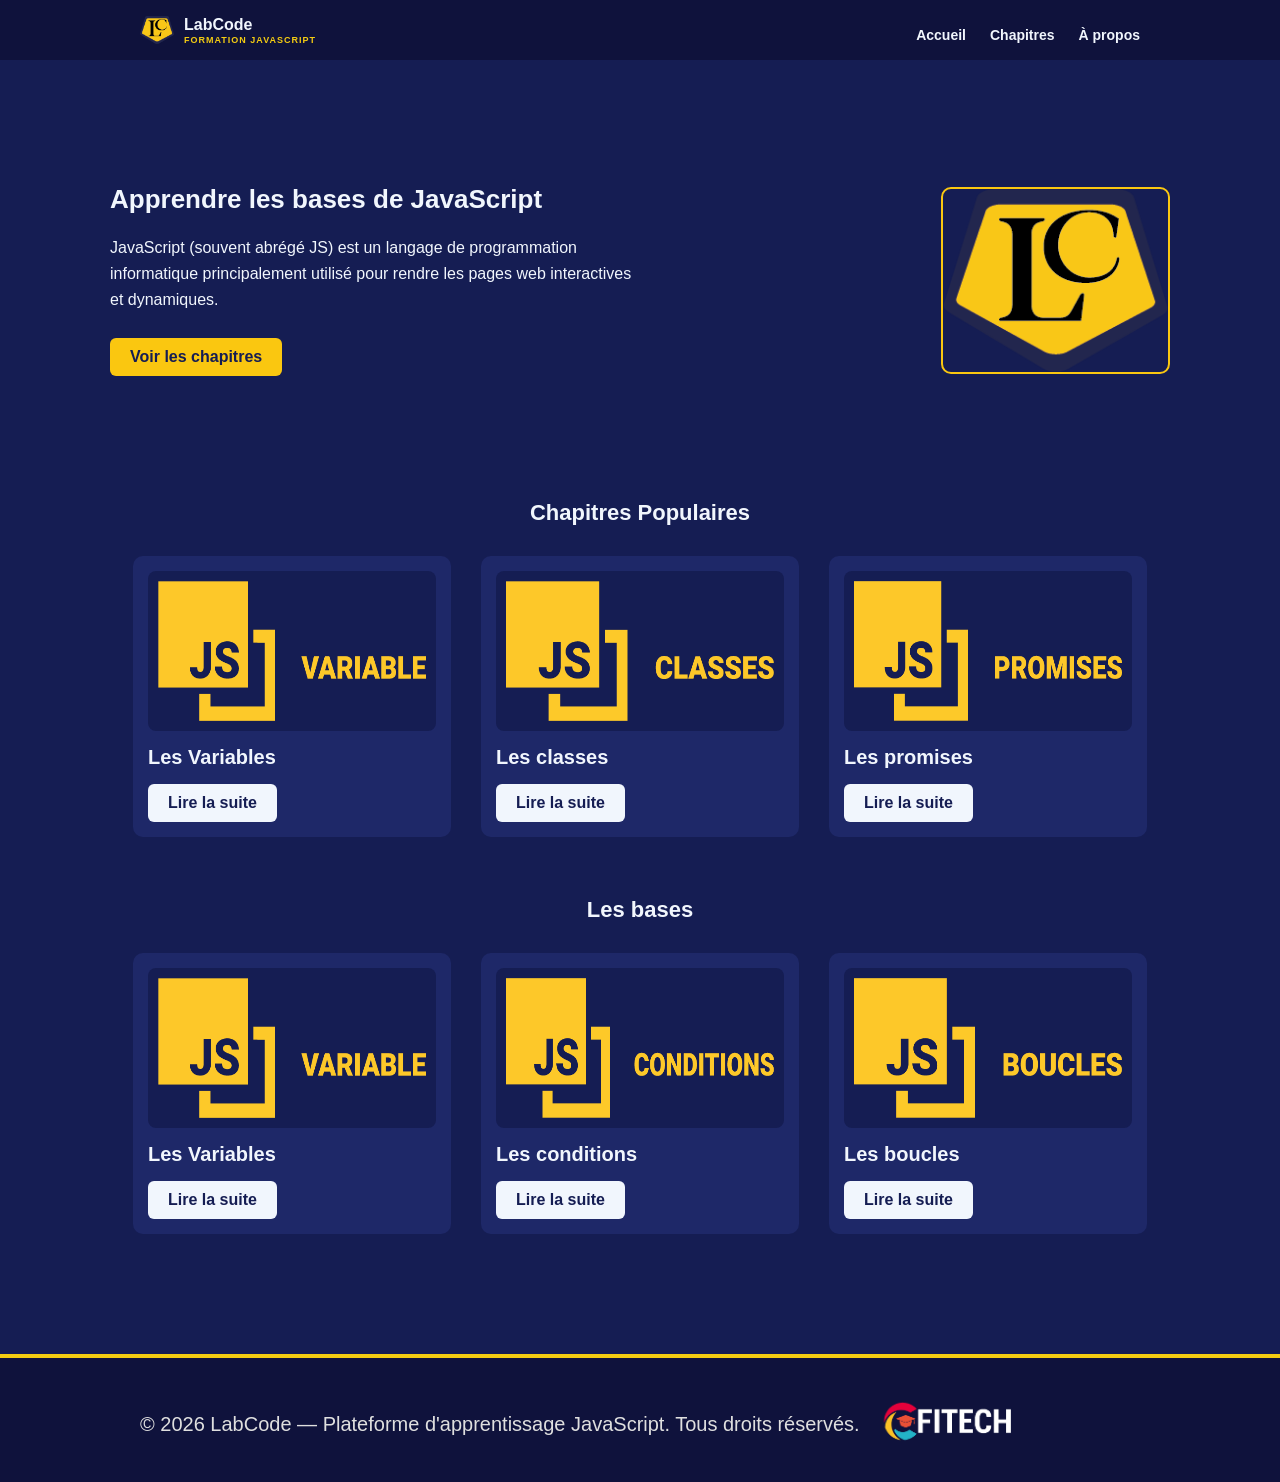
<file: index.html>
<!doctype html>
<html lang="fr">
  <head>
    <meta charset="UTF-8" />
    <meta name="viewport" content="width=device-width, initial-scale=1.0" />
    <title>LABCODE</title>
  <!-- Favicon -->
  <link rel="shortcut icon" href="../img/03-Logo_favicon.png" type="image/x-icon">
  <!-- css -->
    <link rel="stylesheet" href="./css/style.css">
    <link rel="import" href="https://fonts.googleapis.com/css2?family=Montserrat:wght@400;500;600;700&display=swap">
    
  </head>
  <body>
<!-- Header -->
<header class="bg-header">
  <div class="header-interieur">
    <a class="logo" href="./index.html">
      <div class="logo-icon">
        <img src="./img/01-Logo.png" alt="logo">
      </div>
      <div class="logo-text">
        <span class="logo-titre">LabCode</span>
        <span class="logo-sous-titre">FORMATION JAVASCRIPT</span>
      </div>
    </a>
    <!-- Navigation -->
    <nav class="main-nav">
      <!-- Animation  du menu ul-link-->
      <a class="nav-link ul-link" href="./index.html">Accueil</a>
      <a class="nav-link ul-link" href="./chapitre.html">Chapitres</a>
      <a class="nav-link ul-link" href="./Apropos.html">À propos</a>
    </nav>
  </div>
</header>

    <main>
      <!-- HERO -->
      <div class="hero">
        <h1>Apprendre les bases de JavaScript</h1>
        <p>
          JavaScript (souvent abrégé JS) est un langage de programmation
          informatique principalement utilisé pour rendre les pages web
          interactives et dynamiques.
        </p>
        <div class="hero-img">
          <img src="./img/01-Logo.png" alt="" />
        </div>
        <button> <a href="./chapitre.html">Voir les chapitres</a></button>
      </div>
      <!-- HERO end -->

      <section class="populaires">
        <h2>Chapitres Populaires</h2>
      </section>

      <!-- card populaires -->
      <div class="card-populaires">
        <!-- card variable -->
        <article class="card-variables">
          <div class="popu-img">
            <img src="./img/VIGNIETTE-JS_4.png" alt="" />
          </div>

          <div class="popu-txt">
            <h3>Les Variables</h3>
          </div>

          <button> <a href="./Les_Cours/variable.html">Lire la suite</a></button>
        </article>
        <!-- card variable end -->

        <!-- card classe -->
        <article class="card-classes">
          <div class="popu-img">
            <img src="./img/VIGNIETTE-JS_3.png" alt="" />
          </div>

          <div class="popu-txt">
            <h3>Les classes</h3>
          </div>

          <button> <a href="#">Lire la suite</a></button>
        </article>
        <!-- card classe end -->

        <!-- card promise -->
        <article class="card-promises">
          <div class="popu-img">
            <img src="./img/VIGNIETTE-JS_2.png" alt="" />
          </div>

          <div class="popu-txt">
            <h3>Les promises</h3>
          </div>

          <button> <a href="#">Lire la suite</a></button>
        </article>
        <!-- card promise end -->
      </div>
      <!-- card popualaires end -->

      <section class="bases">
        <h2>Les bases</h2>
      </section>

      <!-- Card Bases -->
      <div class="card-bases">
        <!-- card2 variables -->
        <article class="card2-variables">
          <div class="base-img">
            <img src="./img/VIGNIETTE-JS_4.png" alt="" />
          </div>

          <div class="base-txt">
            <h3>Les Variables</h3>
          </div>

          <button> <a href="./Les_Cours/variable.html">Lire la suite</a></button>
        </article>
        <!-- card2 variables end -->

        <!-- card2 conditions -->
        <article class="card2-conditions">
          <div class="base-img">
            <img src="./img/VIGNIETTE-JS_1.png" alt="" />
          </div>

          <div class="base-txt">
            <h3>Les conditions</h3>
          </div>

          <button> <a href="./Les_Cours/condition.html">Lire la suite</a></button>
        </article>
        <!-- card2 conditions end -->

        <!-- card2 boucles -->
        <article class="card2-boucles">
          <div class="base-img">
            <img src="./img/VIGNIETTE-JS_5.png" alt="" />
          </div>

          <div class="base-txt">
            <h3>Les boucles</h3>
          </div>

          <button> <a href="./Les_Cours/boucles.html">Lire la suite</a></button>
        </article>
        <!-- card2 boucles -->
      </div>
      <!-- card bases end -->
    </main>

<!-- Footer -->
<footer class="bg-footer">
  <div class="footer-interieur">
    <div class="footer-copyR">
      <p>© 2026 LabCode — Plateforme d'apprentissage JavaScript. Tous droits réservés.</p>
    </div>
    <div class="footer-img">
      <img src="./img/logo_Cfitech.png" alt="logo">
    </div>
  </div>
</footer>
  </body>
</html>
</file>
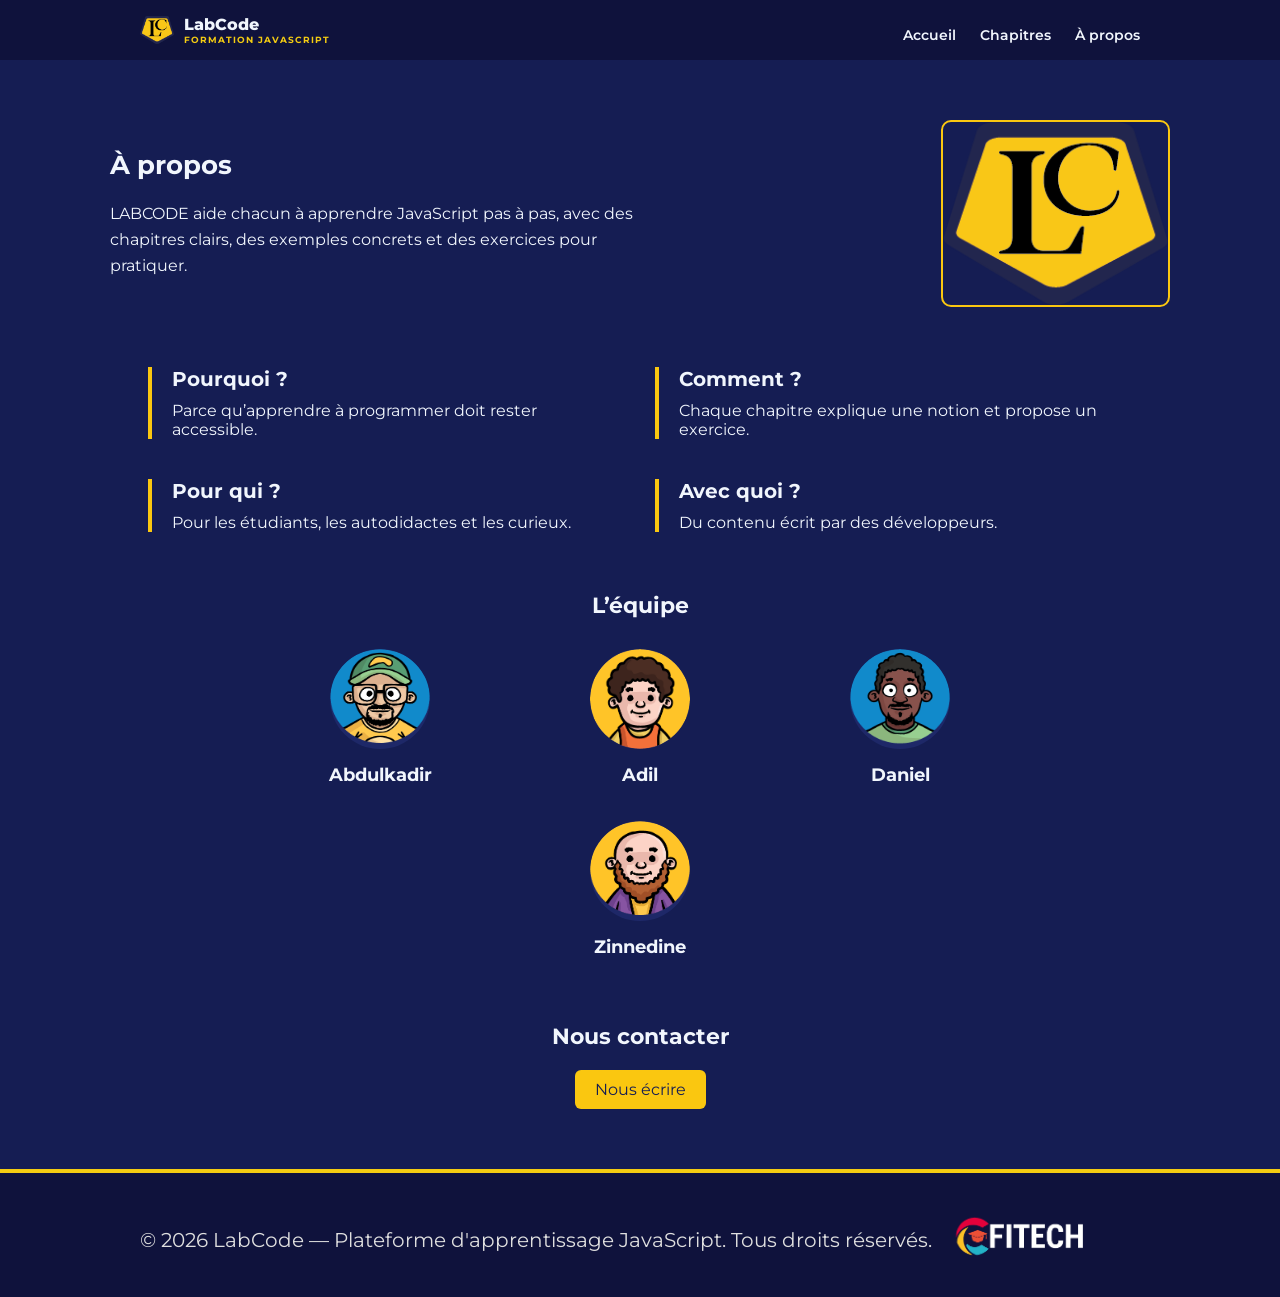
<file: Apropos.html>
<!doctype html>
<html lang="fr">
  <head>
    <meta charset="UTF-8" />
    <meta name="viewport" content="width=device-width, initial-scale=1.0" />
    <title>À propos – LABCODE</title>
  <!-- Favicon -->
  <link rel="shortcut icon" href="../img/03-Logo_favicon.png" type="image/x-icon">
  <!-- css -->
    <link rel="stylesheet" href="https://fonts.googleapis.com/css2?family=Montserrat:wght@400;500;600;700&display=swap" />
    <link rel="stylesheet" href="./css/apropos.css" />
  </head>
  <body>
<!-- Header -->
<header class="bg-header">
  <div class="header-interieur">
    <a class="logo" href="./index.html">
      <div class="logo-icon">
        <img src="./img/01-Logo.png" alt="logo">
      </div>
      <div class="logo-text">
        <span class="logo-titre">LabCode</span>
        <span class="logo-sous-titre">FORMATION JAVASCRIPT</span>
      </div>
    </a>
    <!-- Navigation -->
    <nav class="main-nav">
      <!-- Animation  du menu ul-link-->
      <a class="nav-link ul-link" href="./index.html">Accueil</a>
      <a class="nav-link ul-link" href="./chapitre.html">Chapitres</a>
      <a class="nav-link ul-link" href="./Apropos.html">À propos</a>
    </nav>
  </div>
</header>

    <main>
      <div class="hero">
        <div class="hero-txt">
          <h1>À propos</h1>
          <p>
            LABCODE aide chacun à apprendre JavaScript pas à pas, avec des
            chapitres clairs, des exemples concrets et des exercices pour
            pratiquer.
          </p>
        </div>
        <div class="hero-img">
          <img src="./img/01-Logo.png" alt="" />
        </div>
      </div>

      <div class="infos">
        <div class="ligne">
          <div class="info">
            <h3>Pourquoi ?</h3>
            <p>Parce qu’apprendre à programmer doit rester accessible.</p>
          </div>
          <div class="info">
            <h3>Comment ?</h3>
            <p>Chaque chapitre explique une notion et propose un exercice.</p>
          </div>
        </div>
        <div class="ligne">
          <div class="info">
            <h3>Pour qui ?</h3>
            <p>Pour les étudiants, les autodidactes et les curieux.</p>
          </div>
          <div class="info">
            <h3>Avec quoi ?</h3>
            <p>Du contenu écrit par des développeurs.</p>
          </div>
        </div>
      </div>

      <div class="equipe">
        <h2>L’équipe</h2>
        <div class="ligne-equipe">
          <div class="membre">
            <div class="membre-img">
              <img src="./img/akkad.webp" alt="" /></div>
            <h3>Abdulkadir</h3>
          </div>
                    <div class="membre">
            <div class="membre-img">
              <img src="./img/adil.webp" alt="" /></div>
            <h3>Adil</h3>
          </div>
          <div class="membre">
            <div class="membre-img">
              <img src="./img/daniel.webp" alt="" /></div>
            <h3>Daniel</h3>
          </div>
        </div>
        <div class="ligne-equipe">
          <div class="membre">
            <div class="membre-img">
              <img src="./img/zinnedine.webp" alt="" /></div>
            <h3>Zinnedine</h3>
          </div>
        </div>
      </div>

      <div class="contact">
        <h2>Nous contacter</h2>
        <a class="bouton" href="">Nous écrire</a>
      </div>
    </main>

<!-- Footer -->
<footer class="bg-footer">
  <div class="footer-interieur">
    <div class="footer-copyR">
      <p>© 2026 LabCode — Plateforme d'apprentissage JavaScript. Tous droits réservés.</p>
    </div>
    <div class="footer-img">
      <img src="./img/logo_Cfitech.png" alt="logo">
    </div>
  </div>
</footer>
  </body>
</html>
</file>
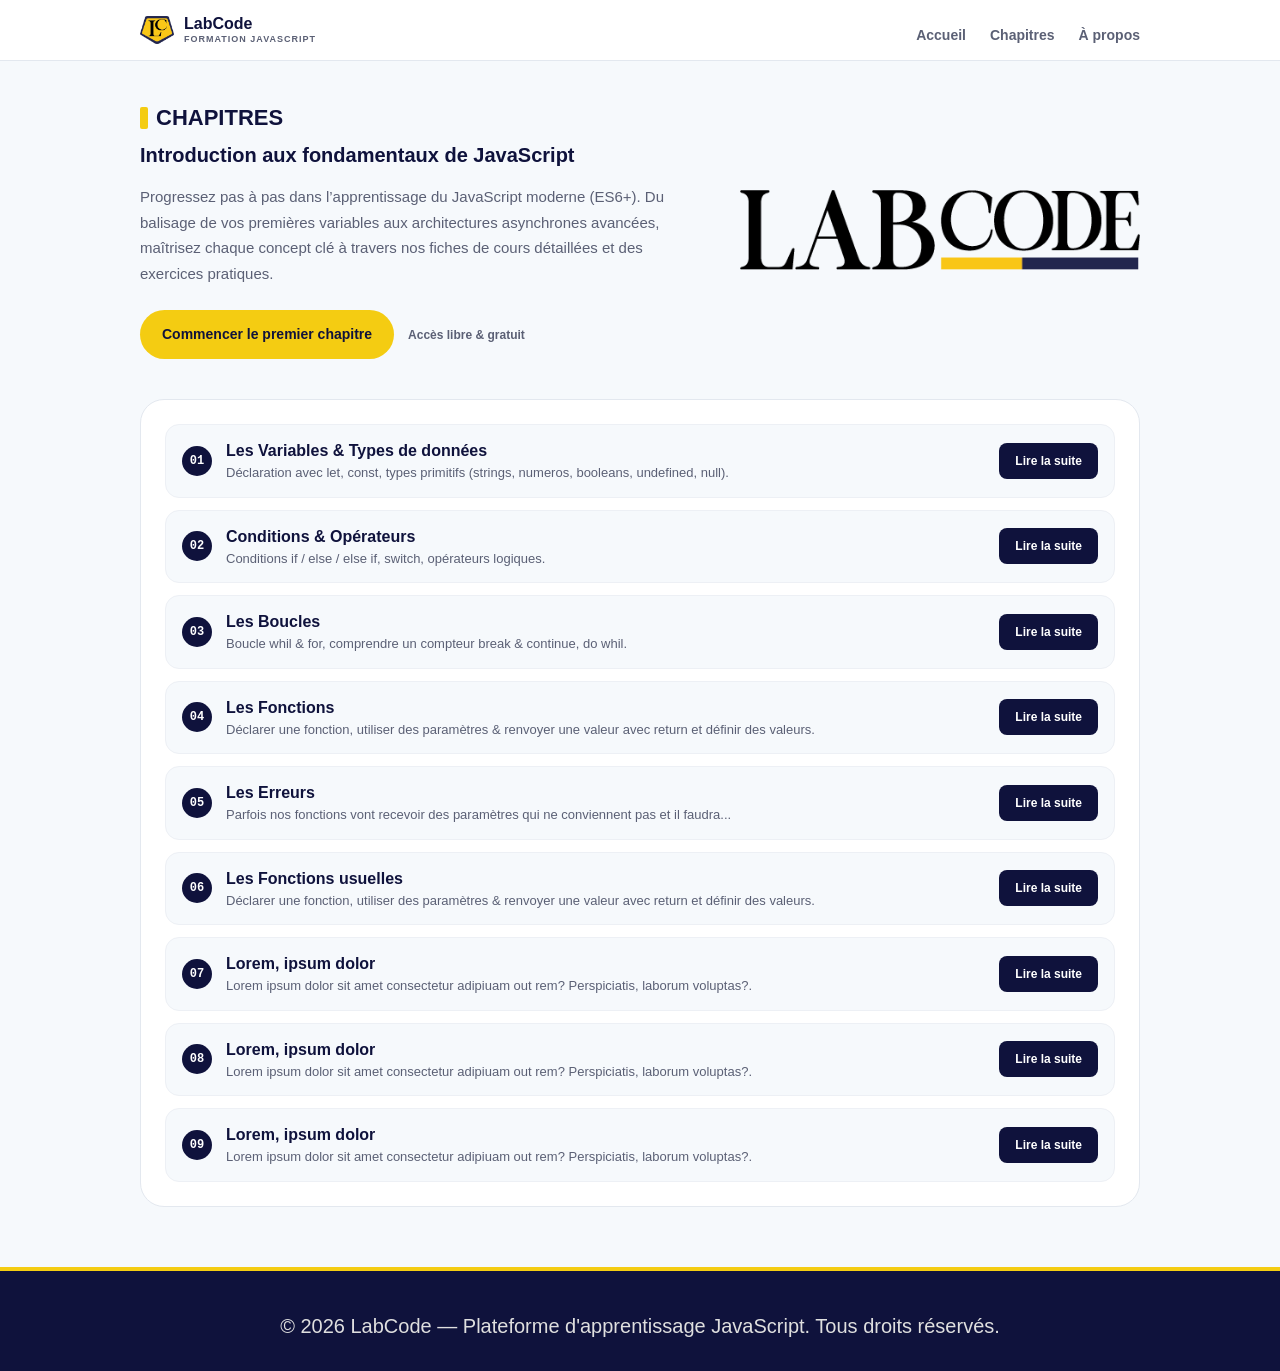
<file: chapitre.html>
<!DOCTYPE html>
<html lang="fr">
<head>
  <meta charset="utf-8">
  <meta name="viewport" content="width=device-width, initial-scale=1.0">
  <title>Formation JavaScript</title>
  <!-- Favicon -->
  <link rel="shortcut icon" href="./img/03-Logo_favicon.png" type="image/x-icon">
  <!-- css -->
  <link rel="stylesheet" href="./css/chapitre.css">
</head>
<body>
<!-- Header -->
<header class="bg-header">
  <div class="header-interieur">
    <a class="logo" href="./index.html">
      <div class="logo-icon">
        <img src="./img/01-Logo.png" alt="logo">
      </div>
      <div class="logo-text">
        <span class="logo-titre">LabCode</span>
        <span class="logo-sous-titre">FORMATION JAVASCRIPT</span>
      </div>
    </a>
    <!-- Navigation -->
    <nav class="main-nav">
      <!-- Animation  du menu ul-link-->
      <a class="nav-link ul-link" href="./index.html">Accueil</a>
      <a class="nav-link ul-link" href="./chapitre.html">Chapitres</a>
      <a class="nav-link ul-link" href="./Apropos.html">À propos</a>
    </nav>
  </div>
</header>
<!-- main contenu -->
<main class="main-contenu">
  <!-- Hero -->
  <section class="hero">
    <div class="hero-gauche">
      <div class="hero-chtapitres">
        <div class="hero-titre-bar"></div>
        <h1 class="hero-titre">Chapitres</h1>
      </div>
      <h2 class="hero-sous-titre">Introduction aux fondamentaux de JavaScript</h2>
      <p class="hero-text">
        Progressez pas à pas dans l’apprentissage du JavaScript moderne (ES6+). Du balisage de vos premières variables aux architectures asynchrones avancées, maîtrisez chaque concept clé à travers nos fiches de cours détaillées et des exercices pratiques.
      </p>
      <div class="hero-cta">
        <a class="btn-Chapitres" href="./Les_Cours/variable.html">
          <span>Commencer le premier chapitre</span>
        </a>
        <span class="hero-note">Accès libre &amp; gratuit</span>
      </div>
    </div>
    <!-- Logo à droite  -->
    <div class="hero-droite">
      <img src="./img/02-Logo.png" alt="">
    </div>
  </section>
  <!-- Liste des chapitres -->
  <section class="chapitres">
    <div class="chapitres-list" id="chapitres-list">
      <!-- Chapitre 01 -->
      <article class="chapitre-ranger" id="chapitre-01">
        <!-- Partie gauche  -->
        <div class="chapitre-main">
          <div class="chapitre-numero">01</div>
          <div>
            <h3 class="chapitre-titre">Les Variables &amp; Types de données</h3>
            <p class="chapitre-desc">Déclaration avec let, const, types primitifs (strings, numeros, booleans, undefined, null).</p>
          </div>
        </div>
        <!-- Partie droite Bouton  -->
          <a class="chapitre-btn" href="./Les_Cours/variable.html">
            <span>Lire la suite</span>
          </a>
      </article>
      <!-- Chapitre 02 -->
      <article class="chapitre-ranger">
        <!-- Partie gauche  -->
        <div class="chapitre-main">
          <div class="chapitre-numero">02</div>
          <div>
            <h3 class="chapitre-titre">Conditions &amp; Opérateurs</h3>
            <p class="chapitre-desc">Conditions if / else / else if, switch, opérateurs logiques.</p>
          </div>
        </div>
        <!-- Partie droite Bouton  -->
          <a class="chapitre-btn" href="./Les_Cours/condition.html">
            <span>Lire la suite</span>
          </a>
      </article>
      <!-- Chapitre 03 -->
      <article class="chapitre-ranger">
        <!-- Partie gauche  -->
        <div class="chapitre-main">
          <div class="chapitre-numero">03</div>
          <div>
            <h3 class="chapitre-titre">Les Boucles</h3>
            <p class="chapitre-desc">Boucle whil &amp; for, comprendre un compteur  break &amp; continue, do whil.</p>
          </div>
        </div>
        <!-- Partie droite Bouton  -->
          <a class="chapitre-btn" href="./Les_Cours/boucles.html">
            <span>Lire la suite</span>
          </a>
      </article>
            <!-- Chapitre 04 -->
      <article class="chapitre-ranger">
        <!-- Partie gauche  -->
        <div class="chapitre-main">
          <div class="chapitre-numero">04</div>
          <div>
            <h3 class="chapitre-titre">Les Fonctions</h3>
            <p class="chapitre-desc">Déclarer une fonction, utiliser des paramètres &amp; renvoyer une valeur avec return et définir des valeurs.</p>
          </div>
        </div>
        <!-- Partie droite Bouton  -->
          <a class="chapitre-btn" href="./Les_Cours/fonctions.html">
            <span>Lire la suite</span>
          </a>
      </article>
      <!-- Chapitre 05 -->
      <article class="chapitre-ranger">
        <!-- Partie gauche  -->
        <div class="chapitre-main">
          <div class="chapitre-numero">05</div>
          <div>
            <h3 class="chapitre-titre">Les Erreurs</h3>
            <p class="chapitre-desc">Parfois nos fonctions vont recevoir des paramètres qui ne conviennent pas et il faudra...</p>
          </div>
        </div>
        <!-- Partie droite Bouton  -->
          <a class="chapitre-btn" href="./Les_Cours/erreurs.html">
            <span>Lire la suite</span>
          </a>
      </article>
            <!-- Chapitre 06 -->
      <article class="chapitre-ranger">
        <!-- Partie gauche  -->
        <div class="chapitre-main">
          <div class="chapitre-numero">06</div>
          <div>
            <h3 class="chapitre-titre">Les Fonctions usuelles</h3>
            <p class="chapitre-desc">Déclarer une fonction, utiliser des paramètres &amp; renvoyer une valeur avec return et définir des valeurs.</p>
          </div>
        </div>
        <!-- Partie droite Bouton  -->
          <a class="chapitre-btn" href="./Les_Cours/fonctions_usuelles.html">
            <span>Lire la suite</span>
          </a>
      </article>
      <!-- Chapitre 07 -->
      <article class="chapitre-ranger">
        <!-- Partie gauche  -->
        <div class="chapitre-main">
          <div class="chapitre-numero">07</div>
          <div>
            <h3 class="chapitre-titre">Lorem, ipsum dolor </h3>
            <p class="chapitre-desc">Lorem ipsum dolor sit amet consectetur adipiuam out rem? Perspiciatis, laborum voluptas?.</p>
          </div>
        </div>
        <!-- Partie droite Bouton  -->
          <a class="chapitre-btn" href="#">
            <span>Lire la suite</span>
          </a>
      </article>
      <!-- Chapitre 08 -->
      <article class="chapitre-ranger">
        <!-- Partie gauche  -->
        <div class="chapitre-main">
          <div class="chapitre-numero">08</div>
          <div>
            <h3 class="chapitre-titre">Lorem, ipsum dolor </h3>
            <p class="chapitre-desc">Lorem ipsum dolor sit amet consectetur adipiuam out rem? Perspiciatis, laborum voluptas?.</p>
          </div>
        </div>
        <!-- Partie droite Bouton  -->
          <a class="chapitre-btn" href="#">
            <span>Lire la suite</span>
          </a>
      </article>
      <!-- Chapitre 09 -->
      <article class="chapitre-ranger">
        <!-- Partie gauche  -->
        <div class="chapitre-main">
          <div class="chapitre-numero">09</div>
          <div>
            <h3 class="chapitre-titre">Lorem, ipsum dolor </h3>
            <p class="chapitre-desc">Lorem ipsum dolor sit amet consectetur adipiuam out rem? Perspiciatis, laborum voluptas?.</p>
          </div>
        </div>
        <!-- Partie droite Bouton  -->
          <a class="chapitre-btn" href="#">
            <span>Lire la suite</span>
          </a>
      </article>
  </section>
</main>
<!-- Footer -->
<footer class="bg-footer">
  <div class="footer-interieur">
    <div class="footer-copyR">
      <p>© 2026 LabCode — Plateforme d'apprentissage JavaScript. Tous droits réservés.</p>
    </div>
  </div>
</footer>
</body>
</html>
</file>
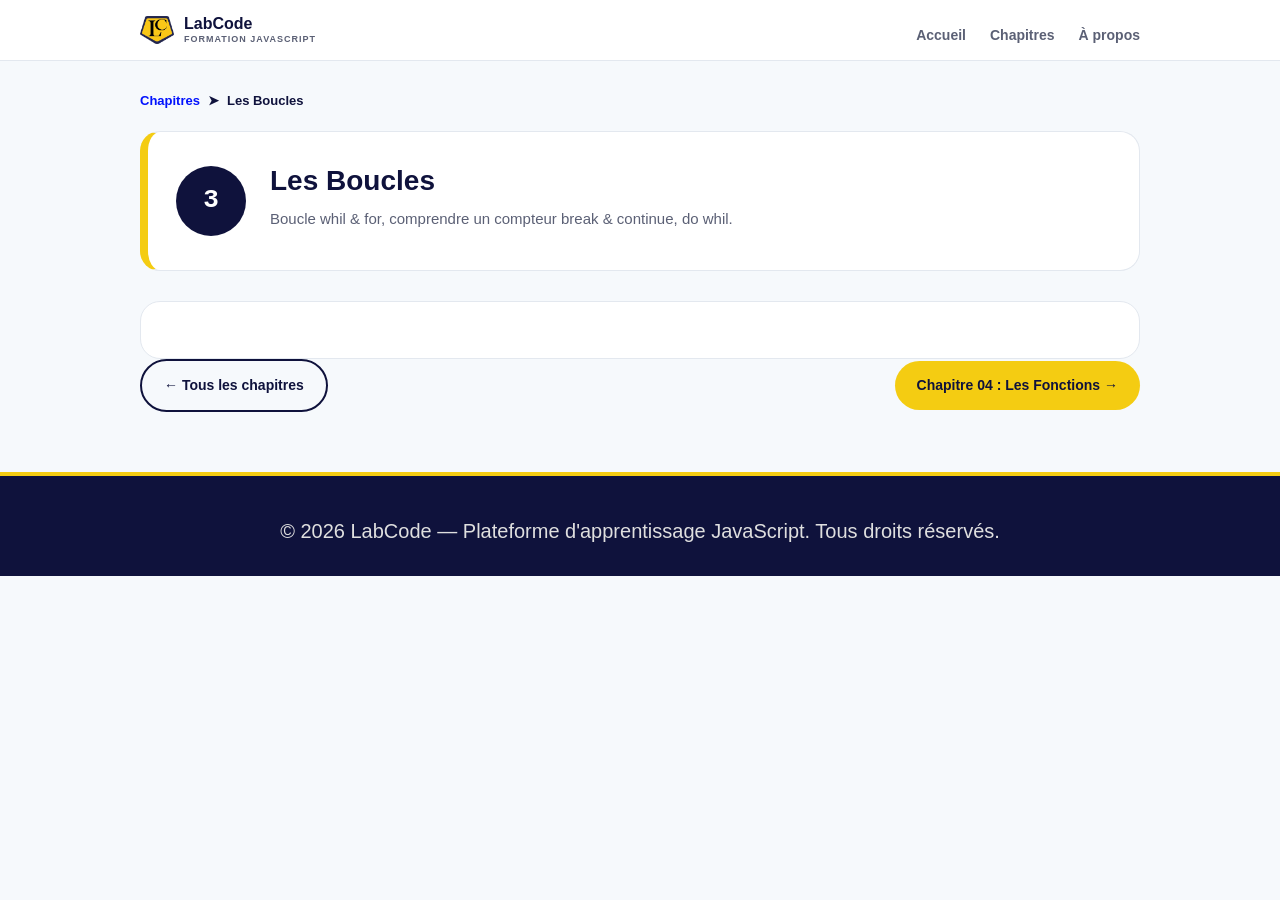
<file: Les_Chapitres/boucles.html>
<!DOCTYPE html>
<html lang="fr">
<head>
  <meta charset="utf-8">
  <meta name="viewport" content="width=device-width, initial-scale=1.0">
  <title>Les Boucles | LabCode</title>
  <link rel="shortcut icon" href="../img/03-Logo_favicon.png" type="image/x-icon">
  <link rel="stylesheet" href="boucles.css">
</head>
<body>
<!-- Header -->
<header class="bg-header">
  <div class="header-interieur">
    <a class="logo" href="index.html">
      <div class="logo-icon">
        <img src="../img/01-Logo.png" alt="logo">
      </div>
      <div class="logo-text">
        <span class="logo-titre">LabCode</span>
        <span class="logo-sout-titre">FORMATION JAVASCRIPT</span>
      </div>
    </a>
    <!-- Navigation -->
    <nav class="main-nav">
      <!-- Animation  du menu ul-link-->
      <a class="nav-link ul-link" href="index.html">Accueil</a>
      <a class="nav-link ul-link" href="../chapitre.html">Chapitres</a>
      <a class="nav-link ul-link" href="#">À propos</a>
    </nav>
  </div>
</header>
<!-- Contenu  -->
<main class="main-contenu">
  <!-- Chapitres -->
  <nav class="Chapitres">
    <a href="../chapitre.html">Chapitres</a>
    <span>➤</span>
    <span>Les Boucles</span>
  </nav>
  <!-- En-tête du cours -->
  <section class="cours-hero">
    <div class="cours-hero-numero">3</div>
    <div>
      <h1 class="cours-titre">Les Boucles</h1>
      <p class="cours-intro">Boucle whil &amp; for, comprendre un compteur  break &amp; continue, do whil.</p>
    </div>
  </section>
  <!-- Contenu : cours retour & suivant -->
  <div>
<!-- Boucle while -->
<!-- Blocs de code section -->
<section class="bloc">

</section>
      <div class="chapitre-nav">
        <a class="chapitre-nav-retour" href="../chapitre.html">← Tous les chapitres</a>
        <a class="chapitre-nav-suivant" href="../Les_Chapitres/fonctions.html">Chapitre 04 : Les Fonctions →</a>
      </div>
  </div>
</main>
<!-- Footer -->
<footer class="bg-footer">
  <div class="footer-interieur">
    <div class="footer-copyR">
      <p>© 2026 LabCode — Plateforme d'apprentissage JavaScript. Tous droits réservés.</p>
    </div>
  </div>
</footer>
</body>
</html>
</file>
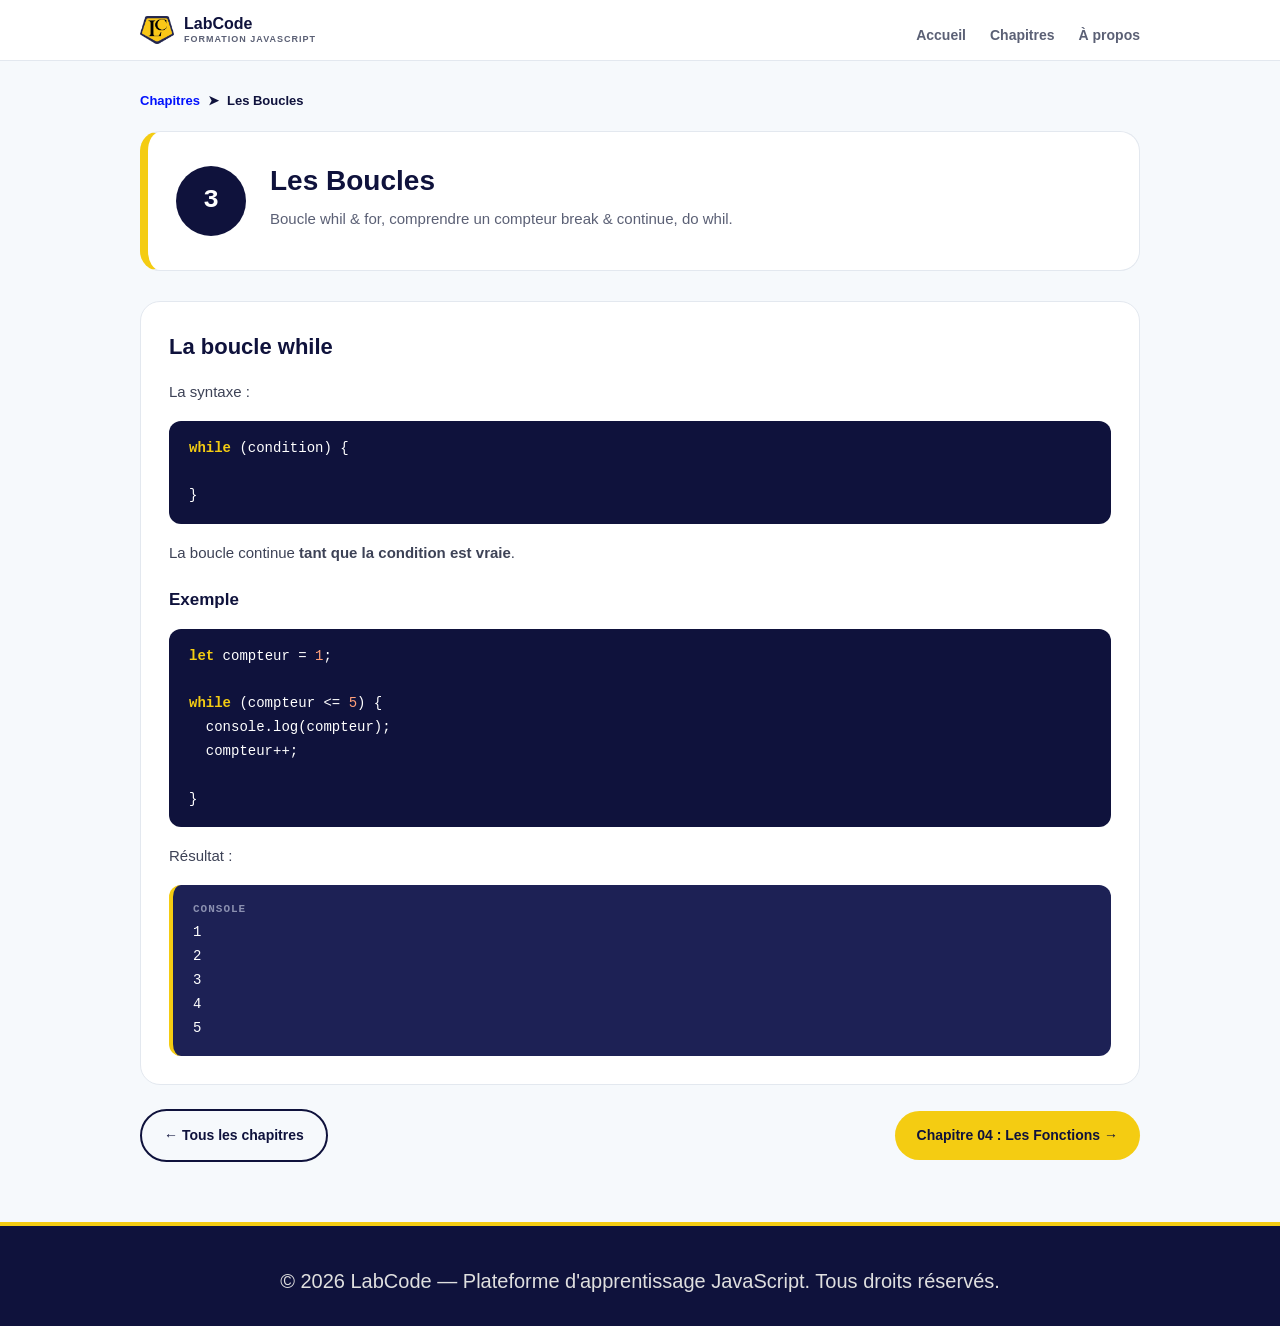
<file: Les_Cours/boucles.html>
<!DOCTYPE html>
<html lang="fr">
<head>
  <meta charset="utf-8">
  <meta name="viewport" content="width=device-width, initial-scale=1.0">
  <title>Les Boucles | LabCode</title>
  <!-- Favicon -->
  <link rel="shortcut icon" href="../img/03-Logo_favicon.png" type="image/x-icon">
  <!-- css -->
  <link rel="stylesheet" href="boucles.css">
</head>
<body>
<!-- Header -->
<header class="bg-header">
  <div class="header-interieur">
    <a class="logo" href="../index.html">
      <div class="logo-icon">
        <img src="../img/01-Logo.png" alt="logo">
      </div>
      <div class="logo-text">
        <span class="logo-titre">LabCode</span>
        <span class="logo-sout-titre">FORMATION JAVASCRIPT</span>
      </div>
    </a>
    <!-- Navigation -->
    <nav class="main-nav">
      <!-- Animation  du menu ul-link-->
      <a class="nav-link ul-link" href="../index.html">Accueil</a>
      <a class="nav-link ul-link" href="../chapitre.html">Chapitres</a>
      <a class="nav-link ul-link" href="../Apropos.html">À propos</a>
    </nav>
  </div>
</header>
<!-- Contenu  -->
<main class="main-contenu">
  <!-- Chapitres -->
  <nav class="Chapitres">
    <a href="../chapitre.html">Chapitres</a>
    <span>➤</span>
    <span>Les Boucles</span>
  </nav>
  <!-- En-tête du cours -->
  <section class="cours-hero">
    <div class="cours-hero-numero">3</div>
    <div>
      <h1 class="cours-titre">Les Boucles</h1>
      <p class="cours-intro">Boucle whil &amp; for, comprendre un compteur  break &amp; continue, do whil.</p>
    </div>
  </section>
  <!-- Contenu : cours retour & suivant -->
  <div>
<!-- Boucle while -->

<!-- Blocs de code section -->
<section class="bloc">

        <h2 class="bloc-titre">La boucle while</h2>
        <p>La syntaxe :</p>
<!-- Bloc de code class="code" || & || Petit code dans une phrase <code> -->
<pre class="code"><code><span class="mot">while</span> (condition) {

}</code></pre>
        <p>La boucle continue <strong>tant que la condition est vraie</strong>.</p>
        <h3 class="sous-titre">Exemple</h3>
<!-- Bloc de code class="code" || & || Petit code dans une phrase <code> -->
<pre class="code"><code><span class="mot">let</span> compteur = <span class="nombre">1</span>;

<span class="mot">while</span> (compteur &lt;= <span class="nombre">5</span>) {
  console.log(compteur);
  compteur++;
  <!-- Petit code dans une phrase -->
}</code></pre>
          <!-- Résultat dans la console -->
          <p>Résultat :</p>
  <!-- Bloc de code  & resultat -->
<pre class="code resultat"><code>1
2
3
4
5</code></pre>

</section> <br>
      <div class="chapitre-nav">
        <a class="chapitre-nav-retour" href="../chapitre.html">← Tous les chapitres</a>
        <a class="chapitre-nav-suivant" href="../Les_Cours/fonctions.html">Chapitre 04 : Les Fonctions →</a>
      </div>
  </div>
</main>
<!-- Footer -->
<footer class="bg-footer">
  <div class="footer-interieur">
    <div class="footer-copyR">
      <p>© 2026 LabCode — Plateforme d'apprentissage JavaScript. Tous droits réservés.</p>
    </div>
  </div>
</footer>
</body>
</html>
</file>
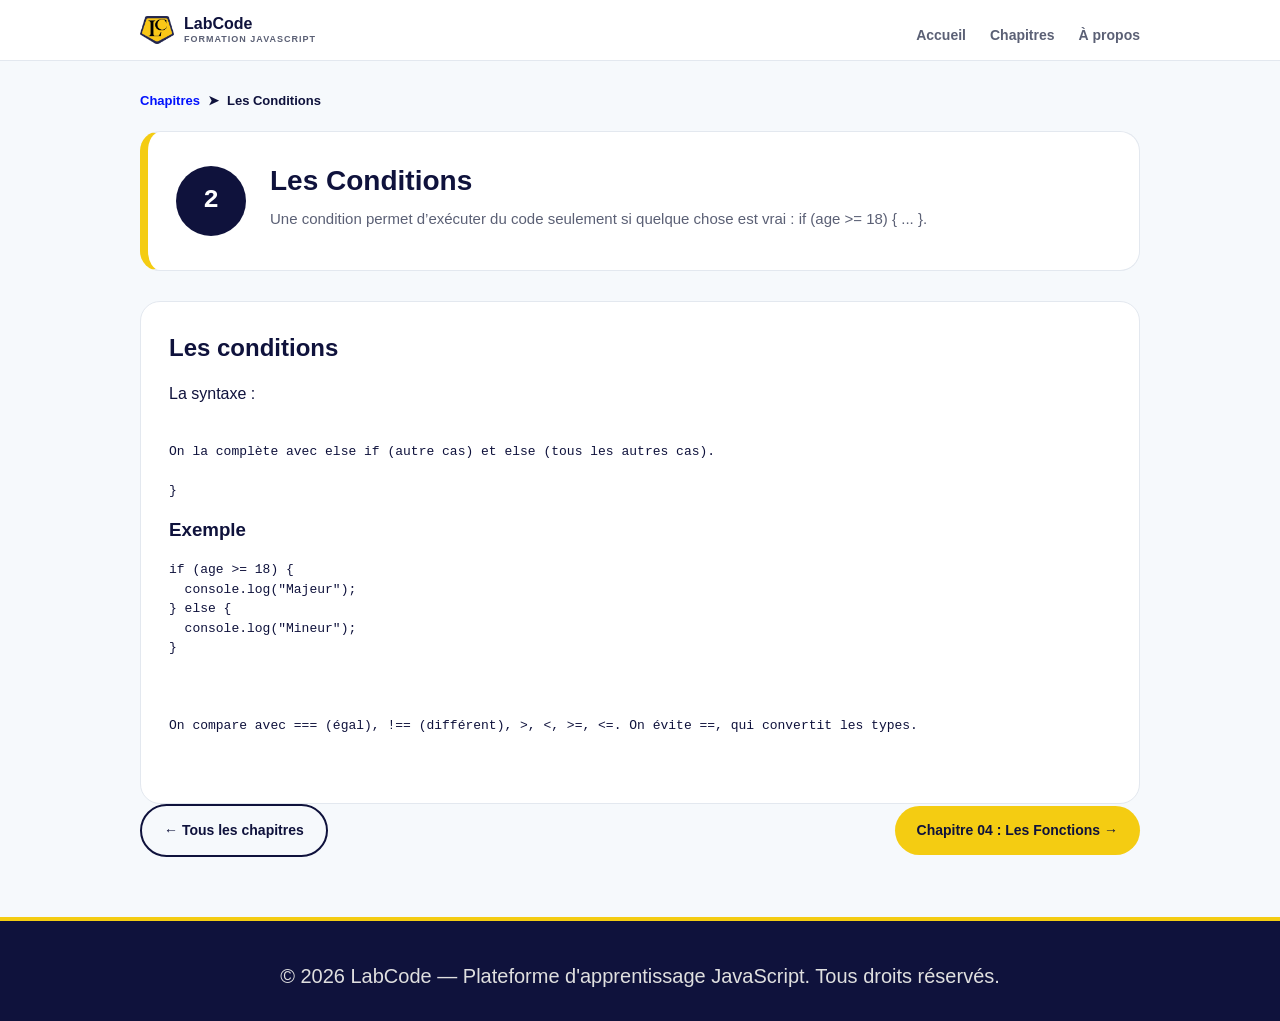
<file: Les_Cours/condition.html>
<!DOCTYPE html>
<html lang="fr">
<head>
  <meta charset="utf-8">
  <meta name="viewport" content="width=device-width, initial-scale=1.0">
  <title>Les Boucles | LabCode</title>
  <link rel="shortcut icon" href="../img/03-Logo_favicon.png" type="image/x-icon">
  <link rel="stylesheet" href="./condition.css">
</head>
<body>
<!-- Header -->
<header class="bg-header">
  <div class="header-interieur">
    <a class="logo" href="index.html">
      <div class="logo-icon">
        <img src="../img/01-Logo.png" alt="logo">
      </div>
      <div class="logo-text">
        <span class="logo-titre">LabCode</span>
        <span class="logo-sout-titre">FORMATION JAVASCRIPT</span>
      </div>
    </a>
    <!-- Navigation -->
    <nav class="main-nav">
      <!-- Animation  du menu ul-link-->
      <a class="nav-link ul-link" href="index.html">Accueil</a>
      <a class="nav-link ul-link" href="../chapitre.html">Chapitres</a>
      <a class="nav-link ul-link" href="#">À propos</a>
    </nav>
  </div>
</header>
<!-- Contenu  -->
<main class="main-contenu">
  <!-- Chapitres -->
  <nav class="Chapitres">
    <a href="../chapitre.html">Chapitres</a>
    <span>➤</span>
    <span>Les Conditions</span>
  </nav>
  <!-- En-tête du cours -->
  <section class="cours-hero">
    <div class="cours-hero-numero">2</div>
    <div>
      <h1 class="cours-titre">Les Conditions</h1>
      <p class="cours-intro">Une condition permet d’exécuter du code seulement si quelque chose est vrai : if (age >= 18) { ... }.
</p>
    </div>
  </section>
  <!-- Contenu : cours retour & suivant -->
  <div>
<!-- Boucle while -->
<!-- Blocs de code section -->
<section class="bloc">
    <h2 class="bloc-titre">Les conditions</h2>
        <p>La syntaxe :</p>

<pre class="code"><code><span class="mot">
On la complète avec else if (autre cas) et else (tous les autres cas).</span>

}</code></pre>
        <h3 class="sous-titre">Exemple</h3>

<pre class="code"><code><span class="mot">if (age >= 18) {
  console.log("Majeur");
} else {
  console.log("Mineur");
}
</span>

<span class="mot">
On compare avec === (égal), !== (différent), >, <, >=, <=. On évite ==, qui convertit les types.

</span> 
</code></pre>
          


</section>
      <div class="chapitre-nav">
        <a class="chapitre-nav-retour" href="../chapitre.html">← Tous les chapitres</a>
        <a class="chapitre-nav-suivant" href="../Les_Chapitres/fonctions.html">Chapitre 04 : Les Fonctions →</a>
      </div>
  </div>
</main>
<!-- Footer -->
<footer class="bg-footer">
  <div class="footer-interieur">
    <div class="footer-copyR">
      <p>© 2026 LabCode — Plateforme d'apprentissage JavaScript. Tous droits réservés.</p>
    </div>
  </div>
</footer>
</body>
</html>
</file>
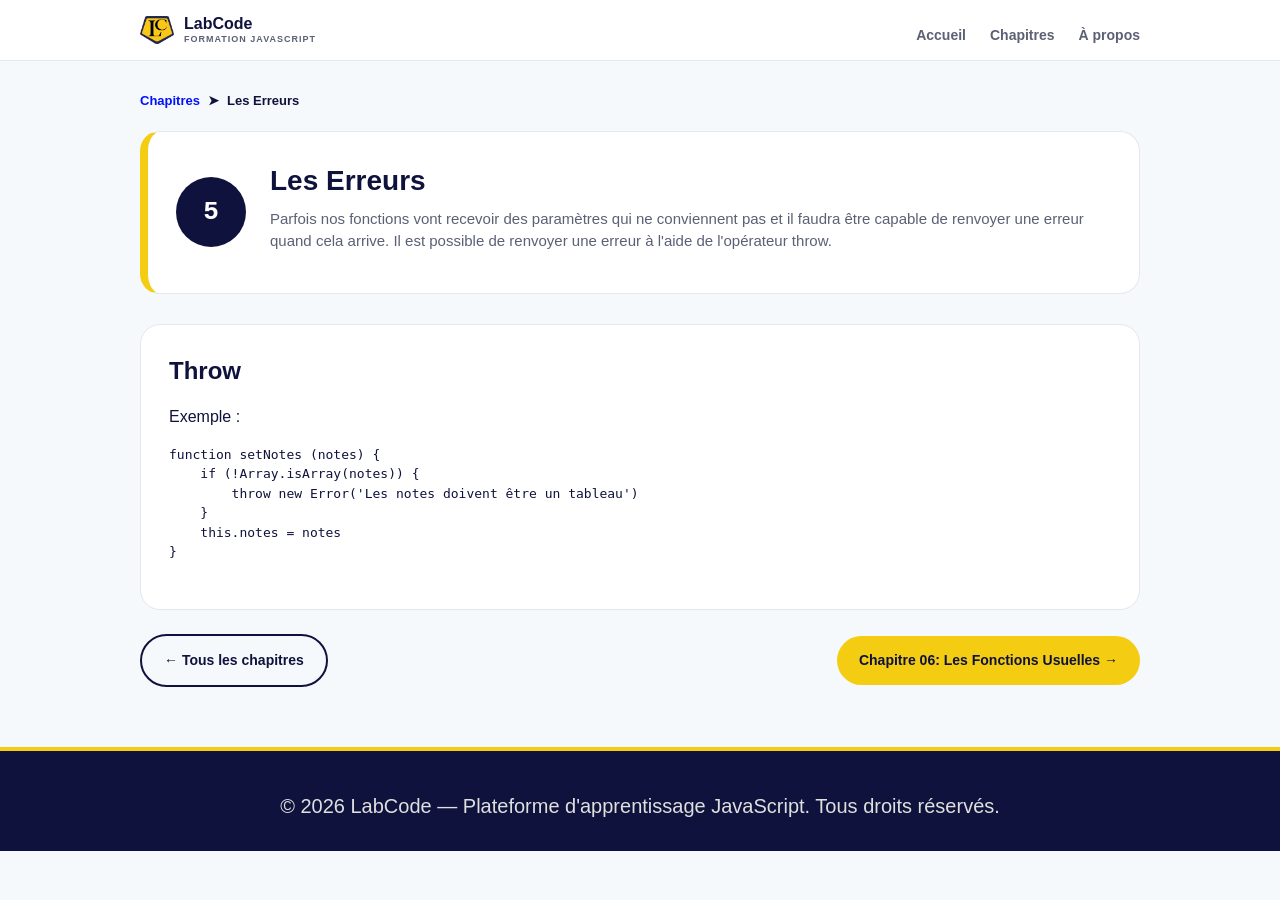
<file: Les_Cours/erreurs.html>
<!DOCTYPE html>
<html lang="fr">
<head>
  <meta charset="utf-8">
  <meta name="viewport" content="width=device-width, initial-scale=1.0">
  <title>Les Erreurs | LabCode</title>
  <link rel="shortcut icon" href="../img/03-Logo_favicon.png" type="image/x-icon">
  <link rel="stylesheet" href="./erreurs.css">
</head>
<body>
<!-- Header -->
<header class="bg-header">
  <div class="header-interieur">
    <a class="logo" href="index.html">
      <div class="logo-icon">
        <img src="../img/01-Logo.png" alt="logo">
      </div>
      <div class="logo-text">
        <span class="logo-titre">LabCode</span>
        <span class="logo-sout-titre">FORMATION JAVASCRIPT</span>
      </div>
    </a>
    <!-- Navigation -->
    <nav class="main-nav">
      <!-- Animation  du menu ul-link-->
      <a class="nav-link ul-link" href="index.html">Accueil</a>
      <a class="nav-link ul-link" href="../chapitre.html">Chapitres</a>
      <a class="nav-link ul-link" href="#">À propos</a>
    </nav>
  </div>
</header>
<!-- Contenu  -->
<main class="main-contenu">
  <!-- Chapitres -->
  <nav class="Chapitres">
    <a href="../chapitre.html">Chapitres</a>
    <span>➤</span>
    <span>Les Erreurs</span>
  </nav>
  <!-- En-tête du cours -->
  <section class="cours-hero">
    <div class="cours-hero-numero">5</div>
    <div>
      <h1 class="cours-titre">Les Erreurs</h1>
      <p class="cours-intro">Parfois nos fonctions vont recevoir des paramètres qui ne conviennent pas et il faudra être capable de renvoyer une erreur quand cela arrive. Il est possible de renvoyer une erreur à l'aide de l'opérateur throw.</p>
    </div>
  </section>
  <!-- Contenu : cours retour & suivant -->
  <div>
<!-- Erreurs - throw -->
<!-- Blocs de code section -->
<section class="bloc">

    <h2 class="bloc-titre">Throw</h2>
        <p>Exemple :</p>
<!-- Bloc de code class="code" || & || Petit code dans une phrase <code> -->
<pre class="code"><code><span class="mot">function setNotes (notes) {
    if (!Array.isArray(notes)) {
        throw new Error('Les notes doivent être un tableau')
    }
    this.notes = notes
}
</span> 
</code></pre>
</section><br>
      <div class="chapitre-nav">
        <a class="chapitre-nav-retour" href="../chapitre.html">← Tous les chapitres</a>
        <a class="chapitre-nav-suivant" href="../Les_Chapitres/fonctions.html">Chapitre 06: Les Fonctions Usuelles →</a>
      </div>
  </div>
</main>
<!-- Footer -->
<footer class="bg-footer">
  <div class="footer-interieur">
    <div class="footer-copyR">
      <p>© 2026 LabCode — Plateforme d'apprentissage JavaScript. Tous droits réservés.</p>
    </div>
  </div>
</footer>
</body>
</html>
</file>
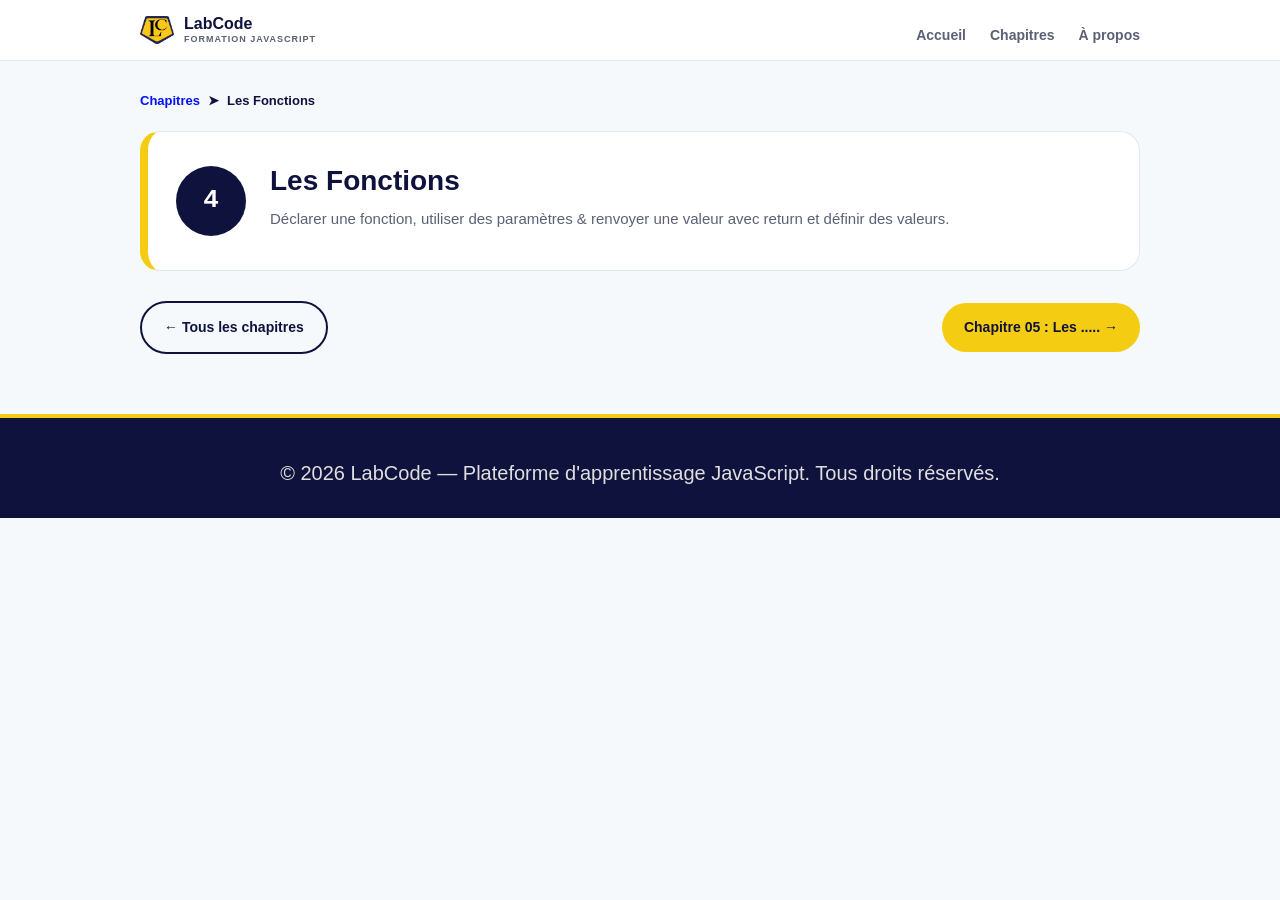
<file: Les_Cours/fonctions.html>
<!DOCTYPE html>
<html lang="fr">
<head>
  <meta charset="utf-8">
  <meta name="viewport" content="width=device-width, initial-scale=1.0">
  <title>Les fonctions | LabCode</title>
  <link rel="shortcut icon" href="../img/03-Logo_favicon.png" type="image/x-icon">
  <link rel="stylesheet" href="./fonctions.css">
</head>
<body>
<!-- Header -->
<header class="bg-header">
  <div class="header-interieur">
    <a class="logo" href="index.html">
      <div class="logo-icon">
        <img src="../img/01-Logo.png" alt="logo">
      </div>
      <div class="logo-text">
        <span class="logo-titre">LabCode</span>
        <span class="logo-sout-titre">FORMATION JAVASCRIPT</span>
      </div>
    </a>
    <!-- Navigation -->
    <nav class="main-nav">
      <!-- Animation  du menu ul-link-->
      <a class="nav-link ul-link" href="index.html">Accueil</a>
      <a class="nav-link ul-link" href="../chapitre.html">Chapitres</a>
      <a class="nav-link ul-link" href="#">À propos</a>
    </nav>
  </div>
</header>
<!-- Contenu  -->
<main class="main-content">
  <!-- Chapitres -->
  <nav class="Chapitres">
    <a href="../chapitre.html">Chapitres</a>
    <span>➤</span>
    <span>Les Fonctions</span>
  </nav>
  <!-- En-tête du cours -->
  <section class="cours-hero">
    <div class="cours-hero-numero">4</div>
    <div>
      <h1 class="cours-title">Les Fonctions</h1>
      <p class="cours-intro">Déclarer une fonction, utiliser des paramètres &amp; renvoyer une valeur avec return et définir des valeurs.</p>
    </div>
  </section>
  <!-- Contenu : cours retour & suivant -->
  <div>
      <div class="chapitre-nav">
        <a class="chapitre-nav-retour" href="../chapitre.html">← Tous les chapitres</a>
        <a class="chapitre-nav-suivant" href="chapitre-03.html">Chapitre 05 : Les ..... →</a>
      </div>
  </div>
</main>
<!-- Footer -->
<footer class="bg-footer">
  <div class="footer-interieur">
    <div class="footer-copyR">
      <p>© 2026 LabCode — Plateforme d'apprentissage JavaScript. Tous droits réservés.</p>
    </div>
  </div>
</footer>
</body>
</html>
</file>
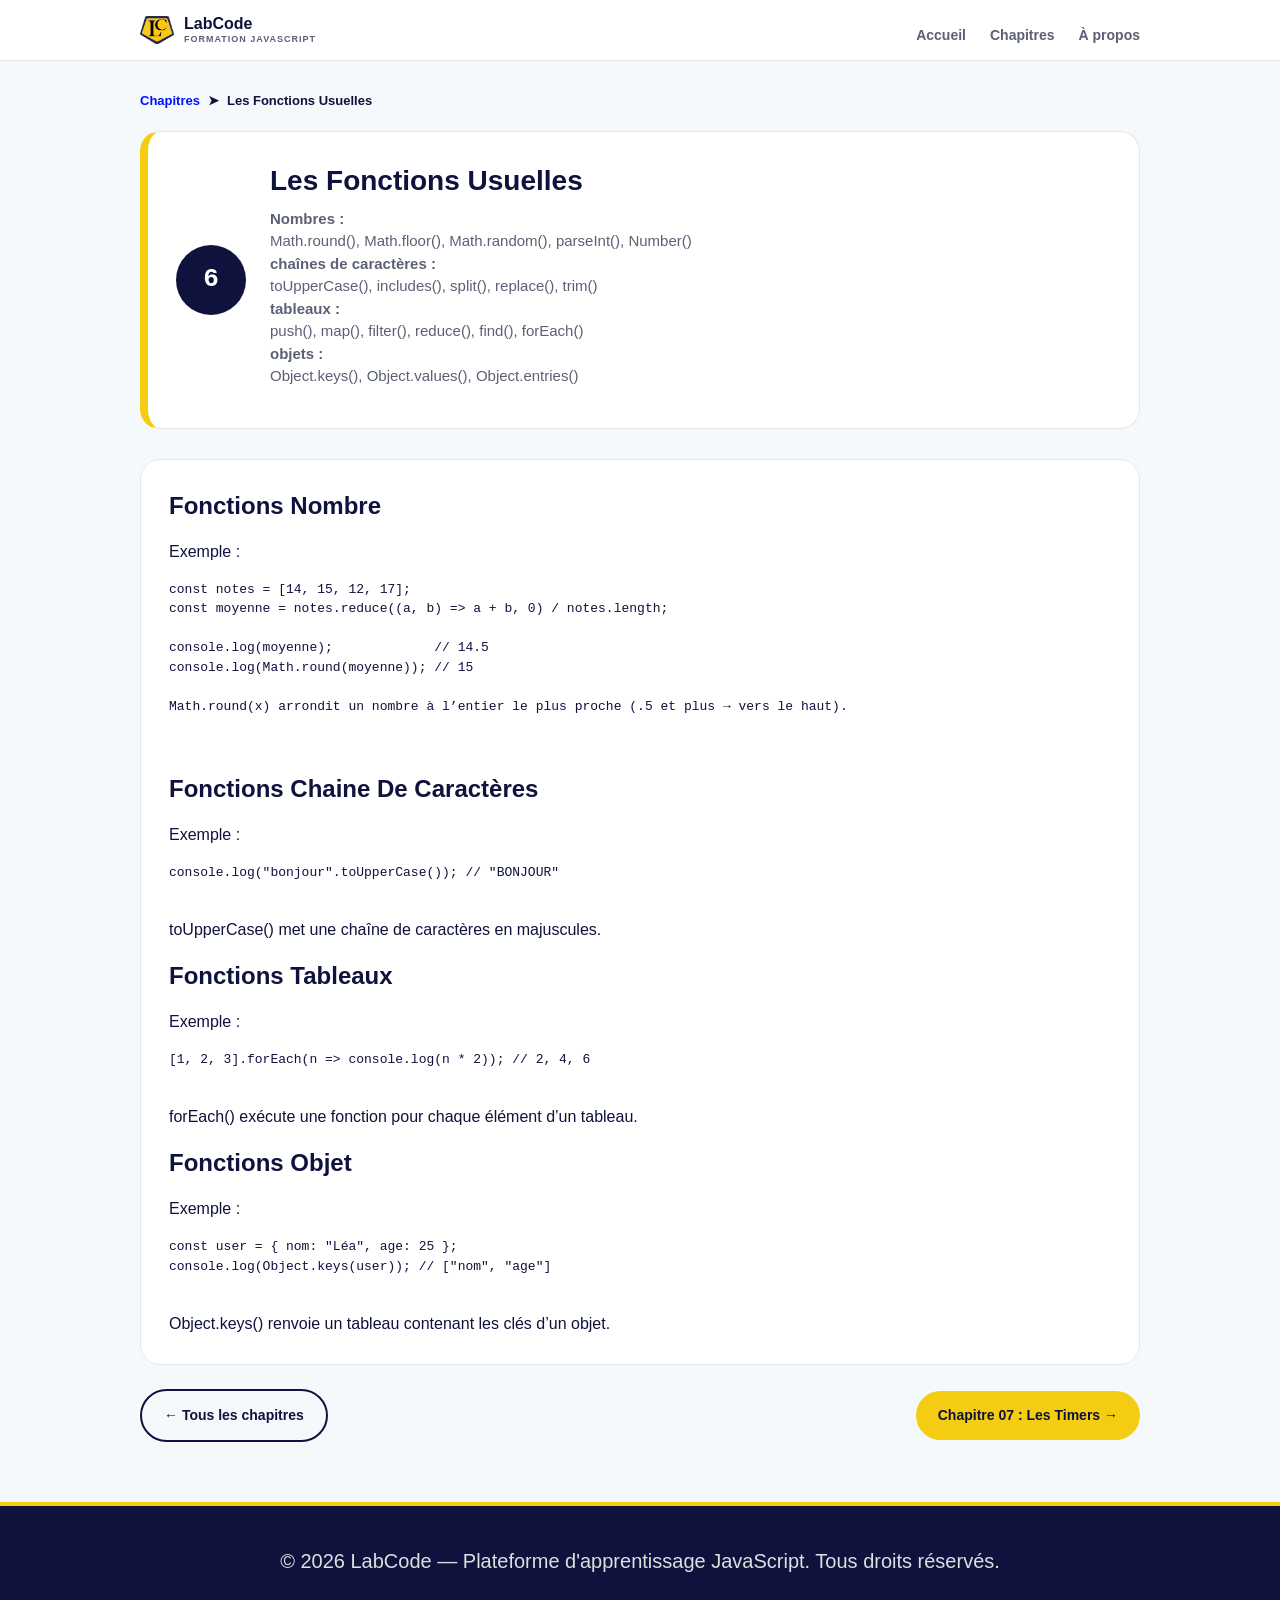
<file: Les_Cours/fonctions_usuelles.html>
<!doctype html>
<html lang="fr">
  <head>
    <meta charset="utf-8" />
    <meta name="viewport" content="width=device-width, initial-scale=1.0" />
    <title>Les Fonctions Usuelles | LabCode</title>
    <link
      rel="shortcut icon"
      href="../img/03-Logo_favicon.png"
      type="image/x-icon"
    />
    <link rel="stylesheet" href="./fonctions_usuelles.css" />
  </head>
  <body>
    <!-- Header -->
    <header class="bg-header">
      <div class="header-interieur">
        <a class="logo" href="index.html">
          <div class="logo-icon">
            <img src="../img/01-Logo.png" alt="logo" />
          </div>
          <div class="logo-text">
            <span class="logo-titre">LabCode</span>
            <span class="logo-sout-titre">FORMATION JAVASCRIPT</span>
          </div>
        </a>
        <!-- Navigation -->
        <nav class="main-nav">
          <!-- Animation  du menu ul-link-->
          <a class="nav-link ul-link" href="index.html">Accueil</a>
          <a class="nav-link ul-link" href="../chapitre.html">Chapitres</a>
          <a class="nav-link ul-link" href="#">À propos</a>
        </nav>
      </div>
    </header>
    <!-- Contenu  -->
    <main class="main-contenu">
      <!-- Chapitres -->
      <nav class="Chapitres">
        <a href="../chapitre.html">Chapitres</a>
        <span>➤</span>
        <span>Les Fonctions Usuelles</span>
      </nav>
      <!-- En-tête du cours -->
      <section class="cours-hero">
        <div class="cours-hero-numero">6</div>
        <div>
          <h1 class="cours-titre">Les Fonctions Usuelles</h1>
          <p class="cours-intro">
            <strong>Nombres :</strong> <br />
            Math.round(), Math.floor(), Math.random(), parseInt(), Number()
            <br /><strong> chaînes de caractères :</strong> <br />
            toUpperCase(), includes(), split(), replace(), trim() <br />
            <strong>tableaux : </strong> <br />
            push(), map(), filter(), reduce(), find(), forEach() <br />
            <strong>objets :</strong> <br />
            Object.keys(), Object.values(), Object.entries()
          </p>
        </div>
      </section>
      <!-- Contenu : cours retour & suivant -->
      <div>
        <!-- Fonctions -->
        <!-- Blocs de code section -->
        <section class="bloc">
          <!-- exemple nombres  -->
          <h2 class="bloc-titre">Fonctions Nombre</h2>
          <p>Exemple :</p>
          <!-- Bloc de code class="code" || & || Petit code dans une phrase <code> -->
          <pre
            class="code"
          ><code><span class="mot">const notes = [14, 15, 12, 17];
const moyenne = notes.reduce((a, b) => a + b, 0) / notes.length;

console.log(moyenne);             // 14.5
console.log(Math.round(moyenne)); // 15</span> 

<p>Math.round(x) arrondit un nombre à l’entier le plus proche (.5 et plus → vers le haut).</p>

</code></pre>

          <!-- exemple chaine de caractere -->
          <h2 class="bloc-titre">Fonctions Chaine De Caractères</h2>
          <p>Exemple :</p>
          <!-- Bloc de code class="code" || & || Petit code dans une phrase <code> -->
          <pre
            class="code"
          ><code><span class="mot">console.log("bonjour".toUpperCase()); // "BONJOUR"</span> 

</code></pre>
          <p>toUpperCase() met une chaîne de caractères en majuscules.</p>

          <!-- exemple tableaux  -->
          <h2 class="bloc-titre">Fonctions Tableaux</h2>
          <p>Exemple :</p>
          <!-- Bloc de code class="code" || & || Petit code dans une phrase <code> -->
          <pre
            class="code"
          ><code><span class="mot">[1, 2, 3].forEach(n => console.log(n * 2)); // 2, 4, 6</span> 

</code></pre>
          <p>
            forEach() exécute une fonction pour chaque élément d’un tableau.
          </p>

          <!-- exemple objet  -->
          <h2 class="bloc-titre">Fonctions Objet</h2>
          <p>Exemple :</p>
          <!-- Bloc de code class="code" || & || Petit code dans une phrase <code> -->
          <pre
            class="code"
          ><code><span class="mot">const user = { nom: "Léa", age: 25 };
console.log(Object.keys(user)); // ["nom", "age"]</span> 

</code></pre>
          <p>Object.keys() renvoie un tableau contenant les clés d’un objet.</p>
        </section><br>
        <div class="chapitre-nav">
          <a class="chapitre-nav-retour" href="../chapitre.html"
            >← Tous les chapitres</a
          >
          <a class="chapitre-nav-suivant" href="../Les_Chapitres/fonctions.html"
            >Chapitre 07 : Les Timers →</a
          >
        </div>
      </div>
    </main>
    <!-- Footer -->
    <footer class="bg-footer">
      <div class="footer-interieur">
        <div class="footer-copyR">
          <p>
            © 2026 LabCode — Plateforme d'apprentissage JavaScript. Tous droits
            réservés.
          </p>
        </div>
      </div>
    </footer>
  </body>
</html>
</file>
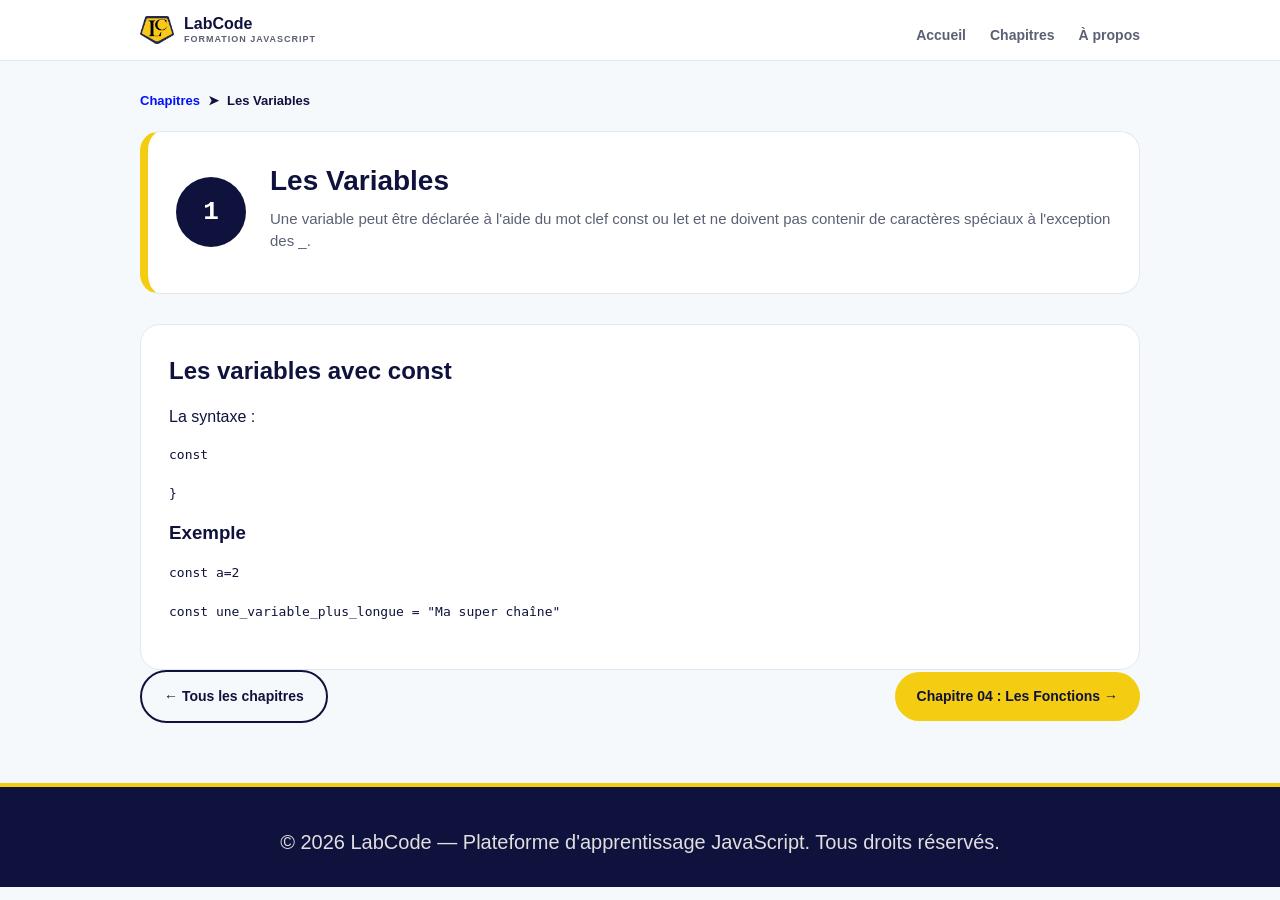
<file: Les_Cours/variable.html>
<!DOCTYPE html>
<html lang="fr">
<head>
  <meta charset="utf-8">
  <meta name="viewport" content="width=device-width, initial-scale=1.0">
  <title>Les Boucles | LabCode</title>
  <link rel="shortcut icon" href="../img/03-Logo_favicon.png" type="image/x-icon">
  <link rel="stylesheet" href="./variable.css">
</head>
<body>
<!-- Header -->
<header class="bg-header">
  <div class="header-interieur">
    <a class="logo" href="index.html">
      <div class="logo-icon">
        <img src="../img/01-Logo.png" alt="logo">
      </div>
      <div class="logo-text">
        <span class="logo-titre">LabCode</span>
        <span class="logo-sout-titre">FORMATION JAVASCRIPT</span>
      </div>
    </a>
    <!-- Navigation -->
    <nav class="main-nav">
      <!-- Animation  du menu ul-link-->
      <a class="nav-link ul-link" href="index.html">Accueil</a>
      <a class="nav-link ul-link" href="../chapitre.html">Chapitres</a>
      <a class="nav-link ul-link" href="#">À propos</a>
    </nav>
  </div>
</header>
<!-- Contenu  -->
<main class="main-contenu">
  <!-- Chapitres -->
  <nav class="Chapitres">
    <a href="../chapitre.html">Chapitres</a>
    <span>➤</span>
    <span>Les Variables</span>
  </nav>
  <!-- En-tête du cours -->
  <section class="cours-hero">
    <div class="cours-hero-numero">1</div>
    <div>
      <h1 class="cours-titre">Les Variables</h1>
      <p class="cours-intro">Une variable peut être déclarée à l'aide du mot clef const ou let et ne doivent pas contenir de caractères spéciaux à l'exception des _.
</p>
    </div>
  </section>
  <!-- Contenu : cours retour & suivant -->
  <div>
<!-- Boucle while -->
<!-- Blocs de code section -->
<section class="bloc">
    <h2 class="bloc-titre">Les variables avec const</h2>
        <p>La syntaxe :</p>

<pre class="code"><code><span class="mot">const</span>

}</code></pre>
        <h3 class="sous-titre">Exemple</h3>

<pre class="code"><code><span class="mot">const a=2</span>

<span class="mot">const une_variable_plus_longue = "Ma super chaîne"
</span> 
</code></pre>
          


</section>
      <div class="chapitre-nav">
        <a class="chapitre-nav-retour" href="../chapitre.html">← Tous les chapitres</a>
        <a class="chapitre-nav-suivant" href="../Les_Chapitres/fonctions.html">Chapitre 04 : Les Fonctions →</a>
      </div>
  </div>
</main>
<!-- Footer -->
<footer class="bg-footer">
  <div class="footer-interieur">
    <div class="footer-copyR">
      <p>© 2026 LabCode — Plateforme d'apprentissage JavaScript. Tous droits réservés.</p>
    </div>
  </div>
</footer>
</body>
</html>
</file>
<file: css/style.css>
/* ===== Général ===== */
* {
  margin: 0;
  padding: 0;
  box-sizing: border-box;
}
 
body {
  font-family: "Montserrat", sans-serif;
  font-size: 16px;
  background-color: #151d53;
  color: #f1f6fd;
}
 
h1 { 
    font-size: 26px; 
}

h2 { 
    font-size: 22px; 
}

h3 { 
    font-size: 20px;
}
 
a {
  color: #f1f6fd;
  text-decoration: none;
}
 
button {
  font-family: "Montserrat", sans-serif;
  font-size: 16px;
  font-weight: 600;
  padding: 10px 20px;
  border: none;
  border-radius: 6px;
  cursor: pointer;
}
 
/* Header */
.bg-header {
  background-color: #0f123c;
  position: sticky;
  top: 0;
  z-index: 10;
}

.header-interieur {
  max-width: 1000px;
  margin: 0 auto;
  height: 60px;
  display: flex;
  justify-content: space-between;
  align-items: center;
}

/* Logo */
.logo {
  display: flex;
  align-items: center;
  gap: 10px;
}

a {
  text-decoration: none;
}

img {
  max-width: 100%;
  display: block;
}

.logo-icon img {
  width: 34px;
  height: auto;
}

.logo-text {
  display: flex;
  flex-direction: column;
}

.logo-titre {
  font-size: 16px;
  font-weight: 800;
  color: #f1f6fd;
  line-height: 1.2;
}

.logo-sous-titre {
  font-size: 9px;
  font-weight: 700;
  letter-spacing: 1px;
  color: #f4cc12;
}

/* Navigation */
.main-nav {
  display: flex;
  gap: 24px;
}

.nav-link {
  font-size: 14px;
  font-weight: 600;
  color: #f1f6fd;
  padding: 18px 0 6px;
  border-bottom: 2px solid transparent;
}

.nav-link:hover {
  color: #f0bd00;
}

/* Animation  du menu */
.ul-link {
    position: relative;
    display: inline-block;
}

.ul-link::after {
    content: "";
    position: absolute;
    bottom: -2px;
    left: 0;
    width: 100%;
    height: 2px;
    background: #f0bd00;
    transform: scaleX(0);
    transform-origin: right;
    transition: transform .3s ease;
}
.ul-link:hover::after {
    transform: scaleX(1);
    transform-origin: left;
}

/* ===== Main ===== */
main {
  max-width: 1100px;
  margin: 0 auto;
  padding: 0 20px 60px;
}
 
/* HERO */  
.hero {
  display: flex;
  flex-direction: column;
  flex-wrap: wrap;
  justify-content: center;
  align-content: space-between;
  height: 320px;
  margin: 60px 0;
}
 
.hero h1 {
  width: 50%;
  margin-bottom: 20px;
}
 
.hero p {
  width: 50%;
  margin-bottom: 25px;
  line-height: 26px;
}
 
.hero-img {
  order: 1;
  width: 229px;
  height: 187px;
  background-color: transparent;
  border: 2px solid #fac710;
  border-radius: 10px;

  object-fit: cover;
}
 
.hero-img img {
  width: 100%;
  height: 100%;
}
 
.hero button {
  align-self: flex-start;
  background-color: #fac710;
  color: #151d53;
}
a{
  color: #151d53;
}


 
/* ===== Chapitres populaires ===== */
.populaires,
.bases {
  text-align: center;
  margin-bottom: 30px;
}
 
.card-populaires,
.card-bases {
  display: flex;
  justify-content: center;
  gap: 30px;
  margin-bottom: 60px;
}
 
article {
  width: 30%;
  background-color: #1e2868;
  padding: 15px;
  border-radius: 10px;
}
 
.popu-img,
.base-img {
  height: 160px;
  background-color: #151d53;
  border-radius: 8px;
  overflow: hidden;
  margin-bottom: 15px;
}
 
.popu-img img,
.base-img img {
  width: 100%;
  height: 100%;
  padding: 10px;
}
 
.popu-txt,
.base-txt {
  margin-bottom: 15px;
}
 
article button {
  background-color: #f1f6fd;
  color: #151d53;
}
 
article button:hover {
  background-color: #f0bd00;
  color: #151d53;
}
 
/* Footer */
.bg-footer {
  background-color: #0f123c;
  border-top: 4px solid #f4cc12;
  padding: 40px 20px 30px;
}

.footer-interieur {
  max-width: 1000px;
  margin: 0 auto;
  display: flex;
  flex-direction: row;
  align-items: center;
  gap: 16px;
}

.footer-copyR p {
  font-size: 20px;
  color: #dfdfdf;
  text-align: center;
}

.footer-img img{
  width: 150px;
  display: flex;
  flex-direction: row;
  align-items: center;
}
</file>
<file: css/apropos.css>
* {
  margin: 0;
  padding: 0;
  box-sizing: border-box;
}

body {
  font-family: "Montserrat", sans-serif;
  font-size: 16px;
  background-color: #151d53;
  color: #f1f6fd;
}

h1 {
  font-size: 26px;
}

h2 {
  font-size: 22px;
}

h3 {
  font-size: 20px;
}

a {
  color: #f1f6fd;
  text-decoration: none;
}

/* Header */
.bg-header {
  background-color: #0f123c;
  position: sticky;
  top: 0;
  z-index: 10;
}

.header-interieur {
  max-width: 1000px;
  margin: 0 auto;
  height: 60px;
  display: flex;
  justify-content: space-between;
  align-items: center;
}

/* Logo */
.logo {
  display: flex;
  align-items: center;
  gap: 10px;
}

a {
  text-decoration: none;
}

img {
  max-width: 100%;
  display: block;
}

.logo-icon img {
  width: 34px;
  height: auto;
}

.logo-text {
  display: flex;
  flex-direction: column;
}

.logo-titre {
  font-size: 16px;
  font-weight: 800;
  color: #f1f6fd;
  line-height: 1.2;
}

.logo-sous-titre {
  font-size: 9px;
  font-weight: 700;
  letter-spacing: 1px;
  color: #f4cc12;
}

/* Navigation */
.main-nav {
  display: flex;
  gap: 24px;
}

.nav-link {
  font-size: 14px;
  font-weight: 600;
  color: #f1f6fd;
  padding: 18px 0 6px;
  border-bottom: 2px solid transparent;
}

.nav-link:hover {
  color: #f0bd00;
}

/* Animation  du menu */
.ul-link {
    position: relative;
    display: inline-block;
}

.ul-link::after {
    content: "";
    position: absolute;
    bottom: -2px;
    left: 0;
    width: 100%;
    height: 2px;
    background: #f0bd00;
    transform: scaleX(0);
    transform-origin: right;
    transition: transform .3s ease;
}
.ul-link:hover::after {
    transform: scaleX(1);
    transform-origin: left;
}

main {
  max-width: 1100px;
  margin: 0 auto;
  padding: 0 20px 60px;
}

.hero {
  display: flex;
  align-items: center;
  justify-content: space-between;
  margin: 60px 0;
}

.hero-txt {
  width: 50%;
}

.hero-txt h1 {
  margin-bottom: 20px;
}

.hero-txt p {
  line-height: 26px;
}

.hero-img {
  order: 1;
  width: 229px;
  height: 187px;
  background-color: transparent;
  border: 2px solid #fac710;
  border-radius: 10px;

  object-fit: cover;
}
 
.hero-img img {
  width: 100%;
  height: 100%;
}

.infos {
  display: flex;
  flex-direction: column;
  gap: 40px;
  margin-bottom: 60px;
}

.ligne {
  display: flex;
  justify-content: center;
  gap: 30px;
}

.info {
  width: 45%;
  padding-left: 20px;
  border-left: 4px solid #fac710;
}

.info h3 {
  margin-bottom: 10px;
}

.equipe {
  display: flex;
  flex-direction: column;
  align-items: center;
  gap: 30px;
  margin-bottom: 60px;
}

.ligne-equipe {
  display: flex;
  justify-content: center;
  gap: 60px;
}

.membre {
  display: flex;
  flex-direction: column;
  align-items: center;
  width: 200px;
  text-align: center;
}

.membre-img {
  width: 100px;
  height: 100px;
  margin-bottom: 15px;
  background-color: #1e2868;
  border-radius: 50%;
  overflow: hidden;
}

.membre-img img {
  width: 100%;
  height: 100%;
}

.membre h3 {
  font-size: 18px;
  margin-bottom: 5px;
}

.membre p {
  font-size: 14px;
}

.contact {
  display: flex;
  flex-direction: column;
  align-items: center;
  gap: 20px;
}

.bouton {
  padding: 10px 20px;
  background-color: #fac710;
  color: #151d53;
  border-radius: 6px;
}

.bouton:hover {
  background-color: #fdeeb7;
}

/* Footer */
.bg-footer {
  background-color: #0f123c;
  border-top: 4px solid #f4cc12;
  padding: 40px 20px 30px;
}

.footer-interieur {
  max-width: 1000px;
  margin: 0 auto;
  display: flex;
  flex-direction: row;
  align-items: center;
  gap: 16px;
}

.footer-copyR p {
  font-size: 20px;
  color: #dfdfdf;
  text-align: center;
}

.footer-img img{
  width: 150px;
  display: flex;
  flex-direction: row;
  align-items: center;
}
</file>
<file: css/chapitre.css>
/* Riset */
* {
  margin: 0;
  padding: 0;
  box-sizing: border-box;
}

body {
  font-family: "Nunito Sans", Arial, sans-serif;
  background-color: #f6f9fc;
  color: #0f123c;
  line-height: 1.5;
}

/* Header */
.bg-header {
  background-color: #ffffff;
  border-bottom: 1px solid #e3e8ef;
  position: sticky;
  top: 0;
  z-index: 10;
}

.header-interieur {
  max-width: 1000px;
  margin: 0 auto;
  height: 60px;
  display: flex;
  justify-content: space-between;
  align-items: center;
}

/* Logo */
.logo {
  display: flex;
  align-items: center;
  gap: 10px;
}

a {
  text-decoration: none;
}

img {
  max-width: 100%;
  display: block;
}

.logo-icon img {
  width: 34px;
  height: auto;
}

.logo-text {
  display: flex;
  flex-direction: column;
}

.logo-titre {
  font-size: 16px;
  font-weight: 800;
  color: #0f123c;
  line-height: 1.2;
}

.logo-sous-titre {
  font-size: 9px;
  font-weight: 700;
  letter-spacing: 1px;
  color: #5b6075;
}

/* Navigation */
.main-nav {
  display: flex;
  gap: 24px;
}

.nav-link {
  font-size: 14px;
  font-weight: 600;
  color: #5b6075;
  padding: 18px 0 6px;
  border-bottom: 2px solid transparent;
}

.nav-link:hover {
  color: #0f123c;
}

/* Animation  du menu */
.ul-link {
    position: relative;
    display: inline-block;
}

.ul-link::after {
    content: "";
    position: absolute;
    bottom: -2px;
    left: 0;
    width: 100%;
    height: 2px;
    background: #f0bd00;
    transform: scaleX(0);
    transform-origin: right;
    transition: transform .3s ease;
}
.ul-link:hover::after {
    transform: scaleX(1);
    transform-origin: left;
}

/* Contenu */
.main-contenu {
  max-width: 1000px;
  margin: 0 auto;
  padding: 30px 0 60px;
}

/* Hero  */
.hero {
  display: flex;
  justify-content: space-between;
  align-items: center;
  gap: 40px;
  padding: 10px 0 40px;
}

.hero-gauche {
  width: 55%;
  animation: glisser 0.8s ease;
}

.hero-chtapitres {
  display: flex;
  align-items: center;
  gap: 8px;
}

.hero-titre-bar {
  width: 8px;
  height: 22px;
  background-color: #f4cc12;
  border-radius: 2px;
}

.hero-titre {
  font-size: 22px;
  font-weight: 800;
  text-transform: uppercase;
  color: #0f123c;
}

.hero-sous-titre {
  font-size: 20px;
  font-weight: 800;
  color: #0f123c;
  margin: 6px 0 14px;
}

.hero-text {
  font-size: 15px;
  color: #5b6075;
  line-height: 1.7;
  margin-bottom: 24px;
}

.hero-cta {
  display: flex;
  align-items: center;
  gap: 14px;
}

.btn-Chapitres {
  background-color: #f4cc12;
  color: #0f123c;
  font-size: 14px;
  font-weight: 800;
  padding: 14px 22px;
  border-radius: 30px;
  transition: background-color 0.3s;
}

.btn-Chapitres:hover {
  background-color: #ffdb2e;
  animation: pulsation 0.6s ease;
}

/* le bouton jaune effet */
@keyframes pulsation {
  0%   { transform: scale(1); }
  50%  { transform: scale(1.05); }
  100% { transform: scale(1); }
}

.hero-note {
  font-size: 12px;
  font-weight: 700;
  color: #5b6075;
}

/* Logo à droite */
.hero-droite {
  width: 40%;
  display: flex;
  justify-content: center;
  animation: apparition 1s ease;
}

.hero-right img {
  width: 360px;
  height: auto;
}

/* Liste des chapitres  */
.chapitres {
  background-color: #ffffff;
  border: 1px solid #e3e8ef;
  border-radius: 24px;
  padding: 24px;
}

.chapitres-list {
  display: flex;
  flex-direction: column;
  gap: 12px;
}

.chapitre-ranger {
  display: flex;
  justify-content: space-between;
  align-items: center;
  gap: 16px;
  background-color: #f6f9fc;
  border: 1px solid #edf0f5;
  border-radius: 14px;
  padding: 14px 16px;
  transition: transform 0.3s, box-shadow 0.3s;
  animation: apparition 0.6s ease both;
}

.chapitre-ranger:hover {
  transform: translateY(-3px);
  box-shadow: 0 6px 16px rgba(15, 18, 60, 0.12);
}

/* Chapitres effet*/
.chapitre-ranger:nth-child(1) { animation-delay: 0.1s; }
.chapitre-ranger:nth-child(2) { animation-delay: 0.2s; }
.chapitre-ranger:nth-child(3) { animation-delay: 0.3s; }
.chapitre-ranger:nth-child(4) { animation-delay: 0.4s; }
.chapitre-ranger:nth-child(5) { animation-delay: 0.5s; }
.chapitre-ranger:nth-child(6) { animation-delay: 0.6s; }
.chapitre-ranger:nth-child(7) { animation-delay: 0.7s; }
.chapitre-ranger:nth-child(8) { animation-delay: 0.8s; }
.chapitre-ranger:nth-child(9) { animation-delay: 0.9s; }

/* Partie gauche */
.chapitre-main {
  display: flex;
  align-items: center;
  gap: 14px;
}

.chapitre-numero {
  width: 30px;
  height: 30px;
  flex-shrink: 0;
  display: flex;
  justify-content: center;
  align-items: center;
  background-color: #0f123c;
  color: #ffffff;
  font-family: "Courier New", monospace;
  font-size: 12px;
  font-weight: 700;
  border-radius: 50%;
}

.chapitre-titre {
  font-size: 16px;
  font-weight: 800;
  color: #0f123c;
}

.chapitre-desc {
  font-size: 13px;
  color: #5b6075;
}

/* Partie droite Bouton */
.chapitre-btn {
  display: flex;
  align-items: center;
  gap: 16px;
  background-color: #0f123c;
  color: #ffffff;
  font-size: 12px;
  font-weight: 800;
  padding: 9px 16px;
  border-radius: 8px;
  white-space: nowrap;
  transition: background-color 0.3s, color 0.3s;
}

.chapitre-btn:hover {
  background-color: #f4cc12;
  color: #0f123c;
}

/* Apparition effet */
@keyframes apparition {
  from {
    opacity: 0;
    transform: translateY(20px);
  }
  to {
    opacity: 1;
    transform: translateY(0);
  }
}

/* effet gauche */
@keyframes glisser {
  from {
    opacity: 0;
    transform: translateX(-30px);
  }
  to {
    opacity: 1;
    transform: translateX(0);
  }
}

/* Footer */
.bg-footer {
  background-color: #0f123c;
  border-top: 4px solid #f4cc12;
  padding: 40px 20px 30px;
}

.footer-interieur {
  max-width: 1000px;
  margin: 0 auto;
  display: flex;
  flex-direction: column;
  align-items: center;
  gap: 16px;
}

.footer-copyR p {
  font-size: 20px;
  color: #dfdfdf;
  text-align: center;
}
</file>
<file: Les_Chapitres/boucles.css>
/* Riset */
* {
  margin: 0;
  padding: 0;
  box-sizing: border-box;
}

body {
  font-family: "Nunito Sans", Arial, sans-serif;
  background-color: #f6f9fc;
  color: #0f123c;
  line-height: 1.5;
}

/* Header */
.bg-header {
  background-color: #ffffff;
  border-bottom: 1px solid #e3e8ef;
  position: sticky;
  top: 0;
  z-index: 10;
}

.header-interieur {
  max-width: 1000px;
  margin: 0 auto;
  height: 60px;
  display: flex;
  justify-content: space-between;
  align-items: center;
}

/* Logo */
.logo {
  display: flex;
  align-items: center;
  gap: 10px;
}

img {
  max-width: 100%;
  display: block;
}

.logo-icon img {
  width: 34px;
  height: auto;
}

.logo-text {
  display: flex;
  flex-direction: column;
}

.logo-titre {
  font-size: 16px;
  font-weight: 800;
  color: #0f123c;
  line-height: 1.2;
}

.logo-sout-titre {
  font-size: 9px;
  font-weight: 700;
  letter-spacing: 1px;
  color: #5b6075;
}

/* Navigation */
.main-nav {
  display: flex;
  gap: 24px;
}

.nav-link {
  font-size: 14px;
  font-weight: 600;
  color: #5b6075;
  padding: 18px 0 6px;
  border-bottom: 2px solid transparent;
}

.nav-link:hover {
  color: #0f123c;
}

a {
  text-decoration: none;
}

/* Animation  du menu */
.ul-link {
    position: relative;
    display: inline-block;
}

.ul-link::after {
    content: "";
    position: absolute;
    bottom: -2px;
    left: 0;
    width: 100%;
    height: 2px;
    background: #f0bd00;
    transform: scaleX(0);
    transform-origin: right;
    transition: transform .3s ease;
}
.ul-link:hover::after {
    transform: scaleX(1);
    transform-origin: left;
}

/* Contenu */
.main-contenu {
  max-width: 1000px;
  margin: 0 auto;
  padding: 30px 0 60px;
}

/* Chapitres */
.Chapitres  {
    display: flex;
    align-items: center;
    font-size: 13px;
    font-weight: 600;
    color: #0f123c;
    margin-bottom: 20px;
    gap: 8px;
}

.Chapitres  a {
    color: #0212fd;
}

/* En-tête du cours */
.cours-hero {
  display: flex;
  align-items: center;
  gap: 24px;
  background-color: #ffffff;
  border: 1px solid #e3e8ef;
  border-left: 8px solid #f4cc12;
  border-radius: 20px;
  padding: 28px;
  margin-bottom: 30px;
  animation: glisser 0.8s ease;
}

.cours-hero-numero {
  width: 70px;
  height: 70px;
  flex-shrink: 0;
  display: flex;
  justify-content: center;
  align-items: center;
  background-color: #0f123c;
  color: #ffffff;
  font-family: "Courier New", monospace;
  font-size: 26px;
  font-weight: 700;
  border-radius: 50%;
}

.cours-titre {
  font-size: 28px;
  font-weight: 800;
  color: #0f123c;
}

.cours-intro {
  font-size: 15px;
  color: #5b6075;
  margin: 6px 0 12px;
}

/* Apparition depuis la gauche */
@keyframes glisser {
  from {
    opacity: 0;
    transform: translateX(-30px);
  }
  to {
    opacity: 1;
    transform: translateX(0);
  }
}

/* Blocs de code section */
.bloc {
  background-color: #ffffff;
  border: 1px solid #e3e8ef;
  border-radius: 20px;
  padding: 28px;
  display: flex;
  flex-direction: column;
  gap: 16px;
}



/* Contenu : cours retour & suivant */
.chapitre-nav {
  display: flex;
  justify-content: space-between;
  align-items: center;
  flex-wrap: wrap;
  gap: 12px;
}

.chapitre-nav-retour {
  font-size: 14px;
  font-weight: 800;
  color: #0f123c;
  padding: 14px 22px;
  border: 2px solid #0f123c;
  border-radius: 30px;
  transition: background-color 0.3s, color 0.3s;
}

.chapitre-nav-retour:hover {
  background-color: #0f123c;
  color: #ffffff;
}

.chapitre-nav-suivant {
  font-size: 14px;
  font-weight: 800;
  color: #0f123c;
  background-color: #f4cc12;
  padding: 14px 22px;
  border-radius: 30px;
  transition: background-color 0.3s, transform 0.3s;
}

.chapitre-nav-suivant:hover {
  background-color: #ffdb2e;
  transform: translateX(4px);
}

/* Footer */
.bg-footer {
  background-color: #0f123c;
  border-top: 4px solid #f4cc12;
  padding: 40px 20px 30px;
}

.footer-interieur {
  max-width: 1000px;
  margin: 0 auto;
  display: flex;
  flex-direction: column;
  align-items: center;
  gap: 16px;
}

.footer-copyR p {
  font-size: 20px;
  color: #dfdfdf;
  text-align: center;
}
</file>
<file: Les_Cours/boucles.css>
/* Riset */
* {
  margin: 0;
  padding: 0;
  box-sizing: border-box;
}

body {
  font-family: "Nunito Sans", Arial, sans-serif;
  background-color: #f6f9fc;
  color: #0f123c;
  line-height: 1.5;
}

/* Header */
.bg-header {
  background-color: #ffffff;
  border-bottom: 1px solid #e3e8ef;
  position: sticky;
  top: 0;
  z-index: 10;
}

.header-interieur {
  max-width: 1000px;
  margin: 0 auto;
  height: 60px;
  display: flex;
  justify-content: space-between;
  align-items: center;
}

/* Logo */
.logo {
  display: flex;
  align-items: center;
  gap: 10px;
}

img {
  max-width: 100%;
  display: block;
}

.logo-icon img {
  width: 34px;
  height: auto;
}

.logo-text {
  display: flex;
  flex-direction: column;
}

.logo-titre {
  font-size: 16px;
  font-weight: 800;
  color: #0f123c;
  line-height: 1.2;
}

.logo-sout-titre {
  font-size: 9px;
  font-weight: 700;
  letter-spacing: 1px;
  color: #5b6075;
}

/* Navigation */
.main-nav {
  display: flex;
  gap: 24px;
}

.nav-link {
  font-size: 14px;
  font-weight: 600;
  color: #5b6075;
  padding: 18px 0 6px;
  border-bottom: 2px solid transparent;
}

.nav-link:hover {
  color: #0f123c;
}

a {
  text-decoration: none;
}

/* Animation  du menu */
.ul-link {
    position: relative;
    display: inline-block;
}

.ul-link::after {
    content: "";
    position: absolute;
    bottom: -2px;
    left: 0;
    width: 100%;
    height: 2px;
    background: #f0bd00;
    transform: scaleX(0);
    transform-origin: right;
    transition: transform .3s ease;
}
.ul-link:hover::after {
    transform: scaleX(1);
    transform-origin: left;
}

/* Contenu */
.main-contenu {
  max-width: 1000px;
  margin: 0 auto;
  padding: 30px 0 60px;
}

/* Chapitres */
.Chapitres  {
    display: flex;
    align-items: center;
    font-size: 13px;
    font-weight: 600;
    color: #0f123c;
    margin-bottom: 20px;
    gap: 8px;
}

.Chapitres  a {
    color: #0212fd;
}

/* En-tête du cours */
.cours-hero {
  display: flex;
  align-items: center;
  gap: 24px;
  background-color: #ffffff;
  border: 1px solid #e3e8ef;
  border-left: 8px solid #f4cc12;
  border-radius: 20px;
  padding: 28px;
  margin-bottom: 30px;
  animation: glisser 0.8s ease;
}

.cours-hero-numero {
  width: 70px;
  height: 70px;
  flex-shrink: 0;
  display: flex;
  justify-content: center;
  align-items: center;
  background-color: #0f123c;
  color: #ffffff;
  font-family: "Courier New", monospace;
  font-size: 26px;
  font-weight: 700;
  border-radius: 50%;
}

.cours-titre {
  font-size: 28px;
  font-weight: 800;
  color: #0f123c;
}

.cours-intro {
  font-size: 15px;
  color: #5b6075;
  margin: 6px 0 12px;
}

/* Apparition depuis la gauche */
@keyframes glisser {
  from {
    opacity: 0;
    transform: translateX(-30px);
  }
  to {
    opacity: 1;
    transform: translateX(0);
  }
}

/* Blocs de code section */
.bloc {
  background-color: #ffffff;
  border: 1px solid #e3e8ef;
  border-radius: 20px;
  padding: 28px;
  display: flex;
  flex-direction: column;
  gap: 16px;

}

.bloc p,
.bloc li {
  font-size: 15px;
  color: #3d4256;
  line-height: 1.7;
}

.bloc-titre {
  display: flex;
  align-items: center;
  gap: 12px;
  font-size: 22px;
  font-weight: 800;
  color: #0f123c;
}

.sous-titre {
  font-size: 17px;
  font-weight: 800;
  color: #0f123c;
  margin-top: 6px;
}

/* Petit code dans une phrase */
code {
  font-family: "Courier New", monospace;
  font-size: 0.9em;
  font-weight: 700;
  background-color: #eef1f8;
  color: #0f123c;
  padding: 2px 6px;
  border-radius: 5px;
}


/* Bloc de code */

.code {
  background-color: #0f123c;
  border-radius: 12px;
  padding: 16px 20px;
  overflow-x: auto;
}

.code code {
  background-color: transparent;
  color: #ffffff;
  font-size: 14px;
  font-weight: 400;
  line-height: 1.7;
  padding: 0;
}

/* Couleurs du code */
.mot { 
  color: #f4cc12; 
  font-weight: 700; 
}

.texte { 
  color: #8be0a4; 
}

.nombre { 
  color: #ff9f7a; 
}

/* Résultat dans la console */
.resultat {
  background-color: #1d2155;
  border-left: 4px solid #f4cc12;
}

.resultat::before {
  content: "Console";
  display: block;
  font-size: 11px;
  font-weight: 800;
  letter-spacing: 1px;
  text-transform: uppercase;
  color: #8b90b0;
  margin-bottom: 4px;
}

/* Contenu : cours retour & suivant */
.chapitre-nav {
  display: flex;
  justify-content: space-between;
  align-items: center;
  flex-wrap: wrap;
  gap: 12px;
}

.chapitre-nav-retour {
  font-size: 14px;
  font-weight: 800;
  color: #0f123c;
  padding: 14px 22px;
  border: 2px solid #0f123c;
  border-radius: 30px;
  transition: background-color 0.3s, color 0.3s;
}

.chapitre-nav-retour:hover {
  background-color: #0f123c;
  color: #ffffff;
}

.chapitre-nav-suivant {
  font-size: 14px;
  font-weight: 800;
  color: #0f123c;
  background-color: #f4cc12;
  padding: 14px 22px;
  border-radius: 30px;
  transition: background-color 0.3s, transform 0.3s;
}

.chapitre-nav-suivant:hover {
  background-color: #ffdb2e;
  transform: translateX(4px);
}

/* Footer */
.bg-footer {
  background-color: #0f123c;
  border-top: 4px solid #f4cc12;
  padding: 40px 20px 30px;
}

.footer-interieur {
  max-width: 1000px;
  margin: 0 auto;
  display: flex;
  flex-direction: column;
  align-items: center;
  gap: 16px;
}

.footer-copyR p {
  font-size: 20px;
  color: #dfdfdf;
  text-align: center;
}
</file>
<file: Les_Cours/condition.css>
* {
  margin: 0;
  padding: 0;
  box-sizing: border-box;
}

body {
  font-family: "Nunito Sans", Arial, sans-serif;
  background-color: #f6f9fc;
  color: #0f123c;
  line-height: 1.5;
}

/* Header */
.bg-header {
  background-color: #ffffff;
  border-bottom: 1px solid #e3e8ef;
  position: sticky;
  top: 0;
  z-index: 10;
}

.header-interieur {
  max-width: 1000px;
  margin: 0 auto;
  height: 60px;
  display: flex;
  justify-content: space-between;
  align-items: center;
}

/* Logo */
.logo {
  display: flex;
  align-items: center;
  gap: 10px;
}

img {
  max-width: 100%;
  display: block;
}

.logo-icon img {
  width: 34px;
  height: auto;
}

.logo-text {
  display: flex;
  flex-direction: column;
}

.logo-titre {
  font-size: 16px;
  font-weight: 800;
  color: #0f123c;
  line-height: 1.2;
}

.logo-sout-titre {
  font-size: 9px;
  font-weight: 700;
  letter-spacing: 1px;
  color: #5b6075;
}

/* Navigation */
.main-nav {
  display: flex;
  gap: 24px;
}

.nav-link {
  font-size: 14px;
  font-weight: 600;
  color: #5b6075;
  padding: 18px 0 6px;
  border-bottom: 2px solid transparent;
}

.nav-link:hover {
  color: #0f123c;
}

a {
  text-decoration: none;
}

/* Animation  du menu */
.ul-link {
    position: relative;
    display: inline-block;
}

.ul-link::after {
    content: "";
    position: absolute;
    bottom: -2px;
    left: 0;
    width: 100%;
    height: 2px;
    background: #f0bd00;
    transform: scaleX(0);
    transform-origin: right;
    transition: transform .3s ease;
}
.ul-link:hover::after {
    transform: scaleX(1);
    transform-origin: left;
}

/* Contenu */
.main-contenu {
  max-width: 1000px;
  margin: 0 auto;
  padding: 30px 0 60px;
}

/* Chapitres */
.Chapitres  {
    display: flex;
    align-items: center;
    font-size: 13px;
    font-weight: 600;
    color: #0f123c;
    margin-bottom: 20px;
    gap: 8px;
}

.Chapitres  a {
    color: #0212fd;
}

/* En-tête du cours */
.cours-hero {
  display: flex;
  align-items: center;
  gap: 24px;
  background-color: #ffffff;
  border: 1px solid #e3e8ef;
  border-left: 8px solid #f4cc12;
  border-radius: 20px;
  padding: 28px;
  margin-bottom: 30px;
  animation: glisser 0.8s ease;
}

.cours-hero-numero {
  width: 70px;
  height: 70px;
  flex-shrink: 0;
  display: flex;
  justify-content: center;
  align-items: center;
  background-color: #0f123c;
  color: #ffffff;
  font-family: "Courier New", monospace;
  font-size: 26px;
  font-weight: 700;
  border-radius: 50%;
}

.cours-titre {
  font-size: 28px;
  font-weight: 800;
  color: #0f123c;
}

.cours-intro {
  font-size: 15px;
  color: #5b6075;
  margin: 6px 0 12px;
}

/* Apparition depuis la gauche */
@keyframes glisser {
  from {
    opacity: 0;
    transform: translateX(-30px);
  }
  to {
    opacity: 1;
    transform: translateX(0);
  }
}

/* Blocs de code section */
.bloc {
  background-color: #ffffff;
  border: 1px solid #e3e8ef;
  border-radius: 20px;
  padding: 28px;
  display: flex;
  flex-direction: column;
  gap: 16px;
}



/* Contenu : cours retour & suivant */
.chapitre-nav {
  display: flex;
  justify-content: space-between;
  align-items: center;
  flex-wrap: wrap;
  gap: 12px;
}

.chapitre-nav-retour {
  font-size: 14px;
  font-weight: 800;
  color: #0f123c;
  padding: 14px 22px;
  border: 2px solid #0f123c;
  border-radius: 30px;
  transition: background-color 0.3s, color 0.3s;
}

.chapitre-nav-retour:hover {
  background-color: #0f123c;
  color: #ffffff;
}

.chapitre-nav-suivant {
  font-size: 14px;
  font-weight: 800;
  color: #0f123c;
  background-color: #f4cc12;
  padding: 14px 22px;
  border-radius: 30px;
  transition: background-color 0.3s, transform 0.3s;
}

.chapitre-nav-suivant:hover {
  background-color: #ffdb2e;
  transform: translateX(4px);
}

/* Footer */
.bg-footer {
  background-color: #0f123c;
  border-top: 4px solid #f4cc12;
  padding: 40px 20px 30px;
}

.footer-interieur {
  max-width: 1000px;
  margin: 0 auto;
  display: flex;
  flex-direction: column;
  align-items: center;
  gap: 16px;
}

.footer-copyR p {
  font-size: 20px;
  color: #dfdfdf;
  text-align: center;
}
</file>
<file: Les_Cours/erreurs.css>
/* Riset */
* {
  margin: 0;
  padding: 0;
  box-sizing: border-box;
}

body {
  font-family: "Nunito Sans", Arial, sans-serif;
  background-color: #f6f9fc;
  color: #0f123c;
  line-height: 1.5;
}

/* Header */
.bg-header {
  background-color: #ffffff;
  border-bottom: 1px solid #e3e8ef;
  position: sticky;
  top: 0;
  z-index: 10;
}

.header-interieur {
  max-width: 1000px;
  margin: 0 auto;
  height: 60px;
  display: flex;
  justify-content: space-between;
  align-items: center;
}

/* Logo */
.logo {
  display: flex;
  align-items: center;
  gap: 10px;
}

img {
  max-width: 100%;
  display: block;
}

.logo-icon img {
  width: 34px;
  height: auto;
}

.logo-text {
  display: flex;
  flex-direction: column;
}

.logo-titre {
  font-size: 16px;
  font-weight: 800;
  color: #0f123c;
  line-height: 1.2;
}

.logo-sout-titre {
  font-size: 9px;
  font-weight: 700;
  letter-spacing: 1px;
  color: #5b6075;
}

/* Navigation */
.main-nav {
  display: flex;
  gap: 24px;
}

.nav-link {
  font-size: 14px;
  font-weight: 600;
  color: #5b6075;
  padding: 18px 0 6px;
  border-bottom: 2px solid transparent;
}

.nav-link:hover {
  color: #0f123c;
}

a {
  text-decoration: none;
}

/* Animation  du menu */
.ul-link {
    position: relative;
    display: inline-block;
}

.ul-link::after {
    content: "";
    position: absolute;
    bottom: -2px;
    left: 0;
    width: 100%;
    height: 2px;
    background: #f0bd00;
    transform: scaleX(0);
    transform-origin: right;
    transition: transform .3s ease;
}
.ul-link:hover::after {
    transform: scaleX(1);
    transform-origin: left;
}

/* Contenu */
.main-contenu {
  max-width: 1000px;
  margin: 0 auto;
  padding: 30px 0 60px;
}

/* Chapitres */
.Chapitres  {
    display: flex;
    align-items: center;
    font-size: 13px;
    font-weight: 600;
    color: #0f123c;
    margin-bottom: 20px;
    gap: 8px;
}

.Chapitres  a {
    color: #0212fd;
}

/* En-tête du cours */
.cours-hero {
  display: flex;
  align-items: center;
  gap: 24px;
  background-color: #ffffff;
  border: 1px solid #e3e8ef;
  border-left: 8px solid #f4cc12;
  border-radius: 20px;
  padding: 28px;
  margin-bottom: 30px;
  animation: glisser 0.8s ease;
}

.cours-hero-numero {
  width: 70px;
  height: 70px;
  flex-shrink: 0;
  display: flex;
  justify-content: center;
  align-items: center;
  background-color: #0f123c;
  color: #ffffff;
  font-family: "Courier New", monospace;
  font-size: 26px;
  font-weight: 700;
  border-radius: 50%;
}

.cours-titre {
  font-size: 28px;
  font-weight: 800;
  color: #0f123c;
}

.cours-intro {
  font-size: 15px;
  color: #5b6075;
  margin: 6px 0 12px;
}

/* Apparition depuis la gauche */
@keyframes glisser {
  from {
    opacity: 0;
    transform: translateX(-30px);
  }
  to {
    opacity: 1;
    transform: translateX(0);
  }
}

/* Blocs de code section */
.bloc {
  background-color: #ffffff;
  border: 1px solid #e3e8ef;
  border-radius: 20px;
  padding: 28px;
  display: flex;
  flex-direction: column;
  gap: 16px;
}



/* Contenu : cours retour & suivant */
.chapitre-nav {
  display: flex;
  justify-content: space-between;
  align-items: center;
  flex-wrap: wrap;
  gap: 12px;
}

.chapitre-nav-retour {
  font-size: 14px;
  font-weight: 800;
  color: #0f123c;
  padding: 14px 22px;
  border: 2px solid #0f123c;
  border-radius: 30px;
  transition: background-color 0.3s, color 0.3s;
}

.chapitre-nav-retour:hover {
  background-color: #0f123c;
  color: #ffffff;
}

.chapitre-nav-suivant {
  font-size: 14px;
  font-weight: 800;
  color: #0f123c;
  background-color: #f4cc12;
  padding: 14px 22px;
  border-radius: 30px;
  transition: background-color 0.3s, transform 0.3s;
}

.chapitre-nav-suivant:hover {
  background-color: #ffdb2e;
  transform: translateX(4px);
}

/* Footer */
.bg-footer {
  background-color: #0f123c;
  border-top: 4px solid #f4cc12;
  padding: 40px 20px 30px;
}

.footer-interieur {
  max-width: 1000px;
  margin: 0 auto;
  display: flex;
  flex-direction: column;
  align-items: center;
  gap: 16px;
}

.footer-copyR p {
  font-size: 20px;
  color: #dfdfdf;
  text-align: center;
}
</file>
<file: Les_Cours/fonctions.css>
/* Riset */
* {
  margin: 0;
  padding: 0;
  box-sizing: border-box;
}

body {
  font-family: "Nunito Sans", Arial, sans-serif;
  background-color: #f6f9fc;
  color: #0f123c;
  line-height: 1.5;
}

/* Header */
.bg-header {
  background-color: #ffffff;
  border-bottom: 1px solid #e3e8ef;
  position: sticky;
  top: 0;
  z-index: 10;
}

.header-interieur {
  max-width: 1000px;
  margin: 0 auto;
  height: 60px;
  display: flex;
  justify-content: space-between;
  align-items: center;
}

/* Logo */
.logo {
  display: flex;
  align-items: center;
  gap: 10px;
}

img {
  max-width: 100%;
  display: block;
}

.logo-icon img {
  width: 34px;
  height: auto;
}

.logo-text {
  display: flex;
  flex-direction: column;
}

.logo-titre {
  font-size: 16px;
  font-weight: 800;
  color: #0f123c;
  line-height: 1.2;
}

.logo-sout-titre {
  font-size: 9px;
  font-weight: 700;
  letter-spacing: 1px;
  color: #5b6075;
}

/* Navigation */
.main-nav {
  display: flex;
  gap: 24px;
}

.nav-link {
  font-size: 14px;
  font-weight: 600;
  color: #5b6075;
  padding: 18px 0 6px;
  border-bottom: 2px solid transparent;
}

.nav-link:hover {
  color: #0f123c;
}

a {
  text-decoration: none;
}

/* Animation  du menu */
.ul-link {
    position: relative;
    display: inline-block;
}

.ul-link::after {
    content: "";
    position: absolute;
    bottom: -2px;
    left: 0;
    width: 100%;
    height: 2px;
    background: #f0bd00;
    transform: scaleX(0);
    transform-origin: right;
    transition: transform .3s ease;
}
.ul-link:hover::after {
    transform: scaleX(1);
    transform-origin: left;
}

/* Contenu */
.main-content {
  max-width: 1000px;
  margin: 0 auto;
  padding: 30px 0 60px;
}

/* Chapitres */
.Chapitres  {
    display: flex;
    align-items: center;
    font-size: 13px;
    font-weight: 600;
    color: #0f123c;
    margin-bottom: 20px;
    gap: 8px;
}

.Chapitres  a {
    color: #0212fd;
}

/* En-tête du cours */
.cours-hero {
  display: flex;
  align-items: center;
  gap: 24px;
  background-color: #ffffff;
  border: 1px solid #e3e8ef;
  border-left: 8px solid #f4cc12;
  border-radius: 20px;
  padding: 28px;
  margin-bottom: 30px;
  animation: glisser 0.8s ease;
}

.cours-hero-numero {
  width: 70px;
  height: 70px;
  flex-shrink: 0;
  display: flex;
  justify-content: center;
  align-items: center;
  background-color: #0f123c;
  color: #ffffff;
  font-family: "Courier New", monospace;
  font-size: 26px;
  font-weight: 700;
  border-radius: 50%;
}

.cours-title {
  font-size: 28px;
  font-weight: 800;
  color: #0f123c;
}

.cours-intro {
  font-size: 15px;
  color: #5b6075;
  margin: 6px 0 12px;
}

/* Apparition depuis la gauche */
@keyframes glisser {
  from {
    opacity: 0;
    transform: translateX(-30px);
  }
  to {
    opacity: 1;
    transform: translateX(0);
  }
}

/* Contenu : cours retour & suivant */
.chapitre-nav {
  display: flex;
  justify-content: space-between;
  align-items: center;
  flex-wrap: wrap;
  gap: 12px;
}

.chapitre-nav-retour {
  font-size: 14px;
  font-weight: 800;
  color: #0f123c;
  padding: 14px 22px;
  border: 2px solid #0f123c;
  border-radius: 30px;
  transition: background-color 0.3s, color 0.3s;
}

.chapitre-nav-retour:hover {
  background-color: #0f123c;
  color: #ffffff;
}

.chapitre-nav-suivant {
  font-size: 14px;
  font-weight: 800;
  color: #0f123c;
  background-color: #f4cc12;
  padding: 14px 22px;
  border-radius: 30px;
  transition: background-color 0.3s, transform 0.3s;
}

.chapitre-nav-suivant:hover {
  background-color: #ffdb2e;
  transform: translateX(4px);
}

/* Footer */
.bg-footer {
  background-color: #0f123c;
  border-top: 4px solid #f4cc12;
  padding: 40px 20px 30px;
}

.footer-interieur {
  max-width: 1000px;
  margin: 0 auto;
  display: flex;
  flex-direction: column;
  align-items: center;
  gap: 16px;
}

.footer-copyR p {
  font-size: 20px;
  color: #dfdfdf;
  text-align: center;
}
</file>
<file: Les_Cours/fonctions_usuelles.css>
/* Riset */
* {
  margin: 0;
  padding: 0;
  box-sizing: border-box;
}

body {
  font-family: "Nunito Sans", Arial, sans-serif;
  background-color: #f6f9fc;
  color: #0f123c;
  line-height: 1.5;
}

/* Header */
.bg-header {
  background-color: #ffffff;
  border-bottom: 1px solid #e3e8ef;
  position: sticky;
  top: 0;
  z-index: 10;
}

.header-interieur {
  max-width: 1000px;
  margin: 0 auto;
  height: 60px;
  display: flex;
  justify-content: space-between;
  align-items: center;
}

/* Logo */
.logo {
  display: flex;
  align-items: center;
  gap: 10px;
}

img {
  max-width: 100%;
  display: block;
}

.logo-icon img {
  width: 34px;
  height: auto;
}

.logo-text {
  display: flex;
  flex-direction: column;
}

.logo-titre {
  font-size: 16px;
  font-weight: 800;
  color: #0f123c;
  line-height: 1.2;
}

.logo-sout-titre {
  font-size: 9px;
  font-weight: 700;
  letter-spacing: 1px;
  color: #5b6075;
}

/* Navigation */
.main-nav {
  display: flex;
  gap: 24px;
}

.nav-link {
  font-size: 14px;
  font-weight: 600;
  color: #5b6075;
  padding: 18px 0 6px;
  border-bottom: 2px solid transparent;
}

.nav-link:hover {
  color: #0f123c;
}

a {
  text-decoration: none;
}

/* Animation  du menu */
.ul-link {
    position: relative;
    display: inline-block;
}

.ul-link::after {
    content: "";
    position: absolute;
    bottom: -2px;
    left: 0;
    width: 100%;
    height: 2px;
    background: #f0bd00;
    transform: scaleX(0);
    transform-origin: right;
    transition: transform .3s ease;
}
.ul-link:hover::after {
    transform: scaleX(1);
    transform-origin: left;
}

/* Contenu */
.main-contenu {
  max-width: 1000px;
  margin: 0 auto;
  padding: 30px 0 60px;
}

/* Chapitres */
.Chapitres  {
    display: flex;
    align-items: center;
    font-size: 13px;
    font-weight: 600;
    color: #0f123c;
    margin-bottom: 20px;
    gap: 8px;
}

.Chapitres  a {
    color: #0212fd;
}

/* En-tête du cours */
.cours-hero {
  display: flex;
  align-items: center;
  gap: 24px;
  background-color: #ffffff;
  border: 1px solid #e3e8ef;
  border-left: 8px solid #f4cc12;
  border-radius: 20px;
  padding: 28px;
  margin-bottom: 30px;
  animation: glisser 0.8s ease;
}

.cours-hero-numero {
  width: 70px;
  height: 70px;
  flex-shrink: 0;
  display: flex;
  justify-content: center;
  align-items: center;
  background-color: #0f123c;
  color: #ffffff;
  font-family: "Courier New", monospace;
  font-size: 26px;
  font-weight: 700;
  border-radius: 50%;
}

.cours-titre {
  font-size: 28px;
  font-weight: 800;
  color: #0f123c;
}

.cours-intro {
  font-size: 15px;
  color: #5b6075;
  margin: 6px 0 12px;
}

/* Apparition depuis la gauche */
@keyframes glisser {
  from {
    opacity: 0;
    transform: translateX(-30px);
  }
  to {
    opacity: 1;
    transform: translateX(0);
  }
}

/* Blocs de code section */
.bloc {
  background-color: #ffffff;
  border: 1px solid #e3e8ef;
  border-radius: 20px;
  padding: 28px;
  display: flex;
  flex-direction: column;
  gap: 16px;
}



/* Contenu : cours retour & suivant */
.chapitre-nav {
  display: flex;
  justify-content: space-between;
  align-items: center;
  flex-wrap: wrap;
  gap: 12px;
}

.chapitre-nav-retour {
  font-size: 14px;
  font-weight: 800;
  color: #0f123c;
  padding: 14px 22px;
  border: 2px solid #0f123c;
  border-radius: 30px;
  transition: background-color 0.3s, color 0.3s;
}

.chapitre-nav-retour:hover {
  background-color: #0f123c;
  color: #ffffff;
}

.chapitre-nav-suivant {
  font-size: 14px;
  font-weight: 800;
  color: #0f123c;
  background-color: #f4cc12;
  padding: 14px 22px;
  border-radius: 30px;
  transition: background-color 0.3s, transform 0.3s;
}

.chapitre-nav-suivant:hover {
  background-color: #ffdb2e;
  transform: translateX(4px);
}

/* Footer */
.bg-footer {
  background-color: #0f123c;
  border-top: 4px solid #f4cc12;
  padding: 40px 20px 30px;
}

.footer-interieur {
  max-width: 1000px;
  margin: 0 auto;
  display: flex;
  flex-direction: column;
  align-items: center;
  gap: 16px;
}

.footer-copyR p {
  font-size: 20px;
  color: #dfdfdf;
  text-align: center;
}
</file>
<file: Les_Cours/variable.css>
/* Riset */
* {
  margin: 0;
  padding: 0;
  box-sizing: border-box;
}

body {
  font-family: "Nunito Sans", Arial, sans-serif;
  background-color: #f6f9fc;
  color: #0f123c;
  line-height: 1.5;
}

/* Header */
.bg-header {
  background-color: #ffffff;
  border-bottom: 1px solid #e3e8ef;
  position: sticky;
  top: 0;
  z-index: 10;
}

.header-interieur {
  max-width: 1000px;
  margin: 0 auto;
  height: 60px;
  display: flex;
  justify-content: space-between;
  align-items: center;
}

/* Logo */
.logo {
  display: flex;
  align-items: center;
  gap: 10px;
}

img {
  max-width: 100%;
  display: block;
}

.logo-icon img {
  width: 34px;
  height: auto;
}

.logo-text {
  display: flex;
  flex-direction: column;
}

.logo-titre {
  font-size: 16px;
  font-weight: 800;
  color: #0f123c;
  line-height: 1.2;
}

.logo-sout-titre {
  font-size: 9px;
  font-weight: 700;
  letter-spacing: 1px;
  color: #5b6075;
}

/* Navigation */
.main-nav {
  display: flex;
  gap: 24px;
}

.nav-link {
  font-size: 14px;
  font-weight: 600;
  color: #5b6075;
  padding: 18px 0 6px;
  border-bottom: 2px solid transparent;
}

.nav-link:hover {
  color: #0f123c;
}

a {
  text-decoration: none;
}

/* Animation  du menu */
.ul-link {
    position: relative;
    display: inline-block;
}

.ul-link::after {
    content: "";
    position: absolute;
    bottom: -2px;
    left: 0;
    width: 100%;
    height: 2px;
    background: #f0bd00;
    transform: scaleX(0);
    transform-origin: right;
    transition: transform .3s ease;
}
.ul-link:hover::after {
    transform: scaleX(1);
    transform-origin: left;
}

/* Contenu */
.main-contenu {
  max-width: 1000px;
  margin: 0 auto;
  padding: 30px 0 60px;
}

/* Chapitres */
.Chapitres  {
    display: flex;
    align-items: center;
    font-size: 13px;
    font-weight: 600;
    color: #0f123c;
    margin-bottom: 20px;
    gap: 8px;
}

.Chapitres  a {
    color: #0212fd;
}

/* En-tête du cours */
.cours-hero {
  display: flex;
  align-items: center;
  gap: 24px;
  background-color: #ffffff;
  border: 1px solid #e3e8ef;
  border-left: 8px solid #f4cc12;
  border-radius: 20px;
  padding: 28px;
  margin-bottom: 30px;
  animation: glisser 0.8s ease;
}

.cours-hero-numero {
  width: 70px;
  height: 70px;
  flex-shrink: 0;
  display: flex;
  justify-content: center;
  align-items: center;
  background-color: #0f123c;
  color: #ffffff;
  font-family: "Courier New", monospace;
  font-size: 26px;
  font-weight: 700;
  border-radius: 50%;
}

.cours-titre {
  font-size: 28px;
  font-weight: 800;
  color: #0f123c;
}

.cours-intro {
  font-size: 15px;
  color: #5b6075;
  margin: 6px 0 12px;
}

/* Apparition depuis la gauche */
@keyframes glisser {
  from {
    opacity: 0;
    transform: translateX(-30px);
  }
  to {
    opacity: 1;
    transform: translateX(0);
  }
}

/* Blocs de code section */
.bloc {
  background-color: #ffffff;
  border: 1px solid #e3e8ef;
  border-radius: 20px;
  padding: 28px;
  display: flex;
  flex-direction: column;
  gap: 16px;
}



/* Contenu : cours retour & suivant */
.chapitre-nav {
  display: flex;
  justify-content: space-between;
  align-items: center;
  flex-wrap: wrap;
  gap: 12px;
}

.chapitre-nav-retour {
  font-size: 14px;
  font-weight: 800;
  color: #0f123c;
  padding: 14px 22px;
  border: 2px solid #0f123c;
  border-radius: 30px;
  transition: background-color 0.3s, color 0.3s;
}

.chapitre-nav-retour:hover {
  background-color: #0f123c;
  color: #ffffff;
}

.chapitre-nav-suivant {
  font-size: 14px;
  font-weight: 800;
  color: #0f123c;
  background-color: #f4cc12;
  padding: 14px 22px;
  border-radius: 30px;
  transition: background-color 0.3s, transform 0.3s;
}

.chapitre-nav-suivant:hover {
  background-color: #ffdb2e;
  transform: translateX(4px);
}

/* Footer */
.bg-footer {
  background-color: #0f123c;
  border-top: 4px solid #f4cc12;
  padding: 40px 20px 30px;
}

.footer-interieur {
  max-width: 1000px;
  margin: 0 auto;
  display: flex;
  flex-direction: column;
  align-items: center;
  gap: 16px;
}

.footer-copyR p {
  font-size: 20px;
  color: #dfdfdf;
  text-align: center;
}
</file>
